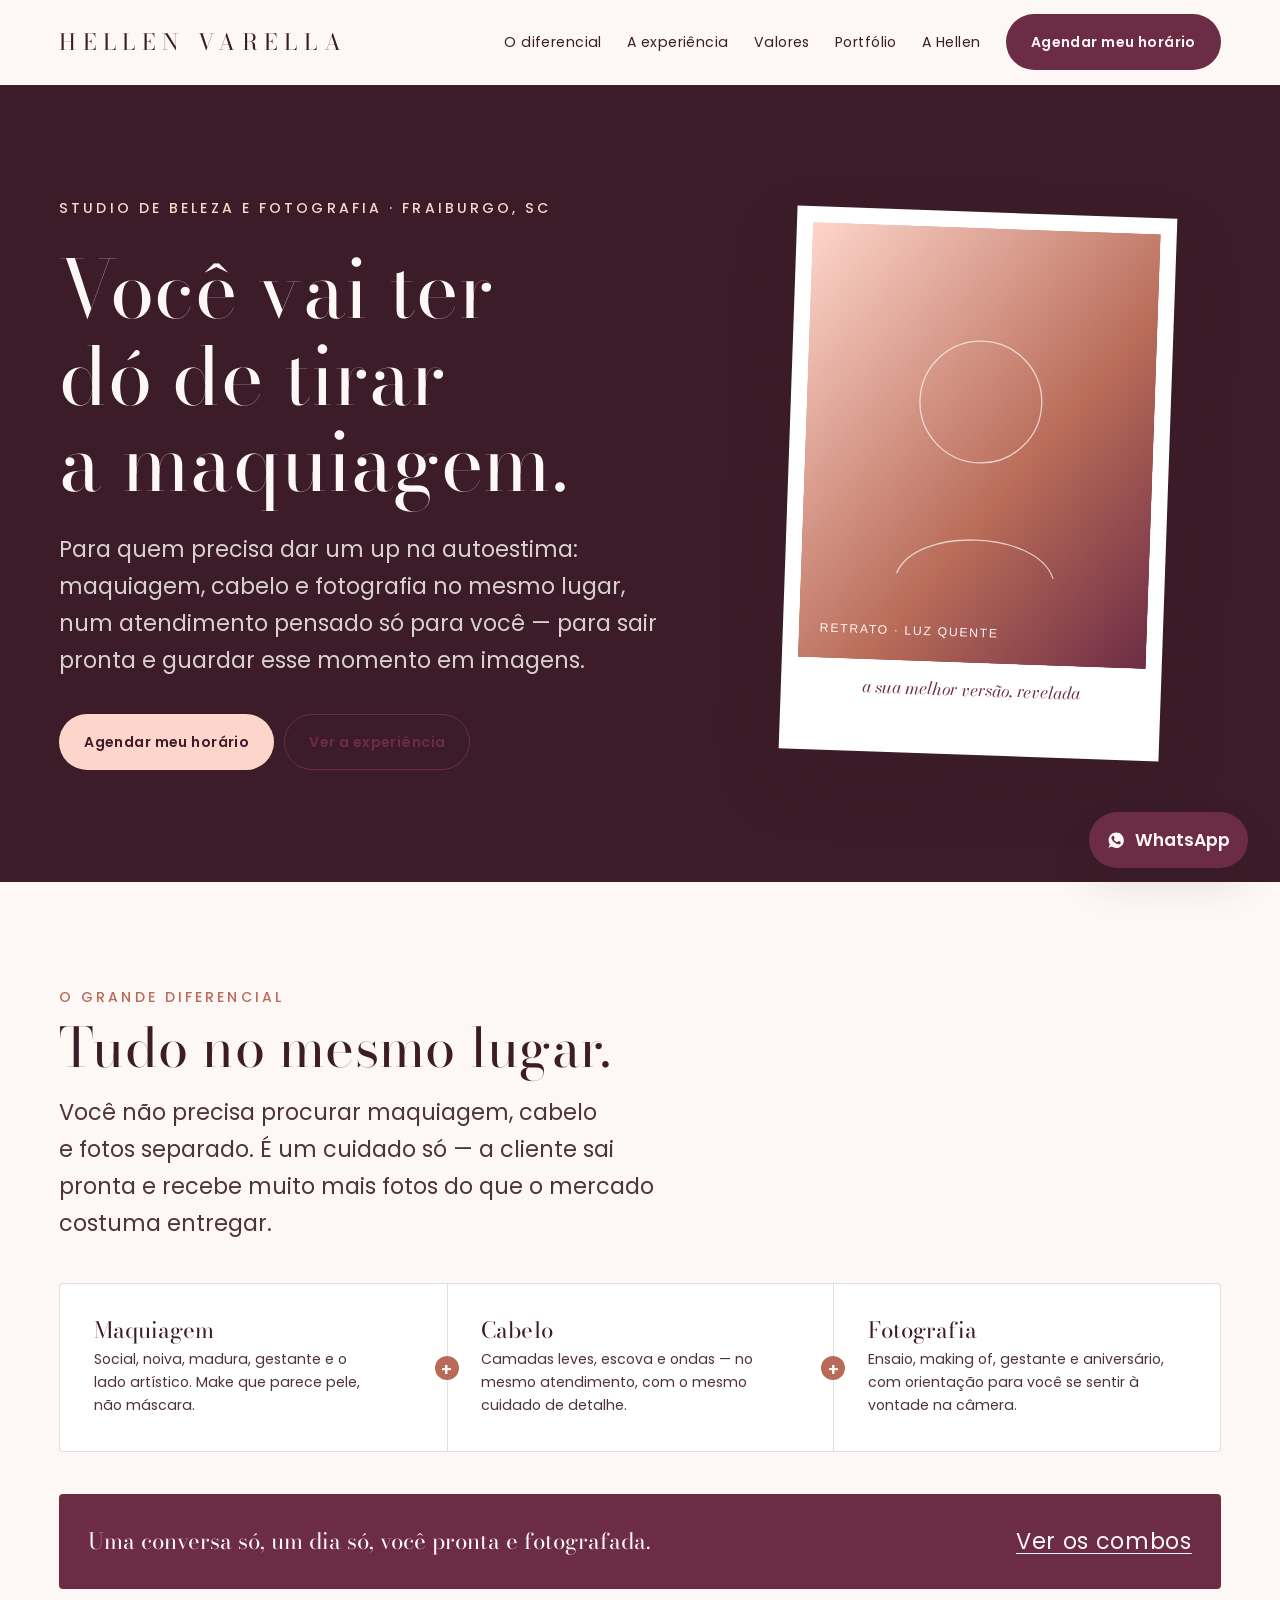
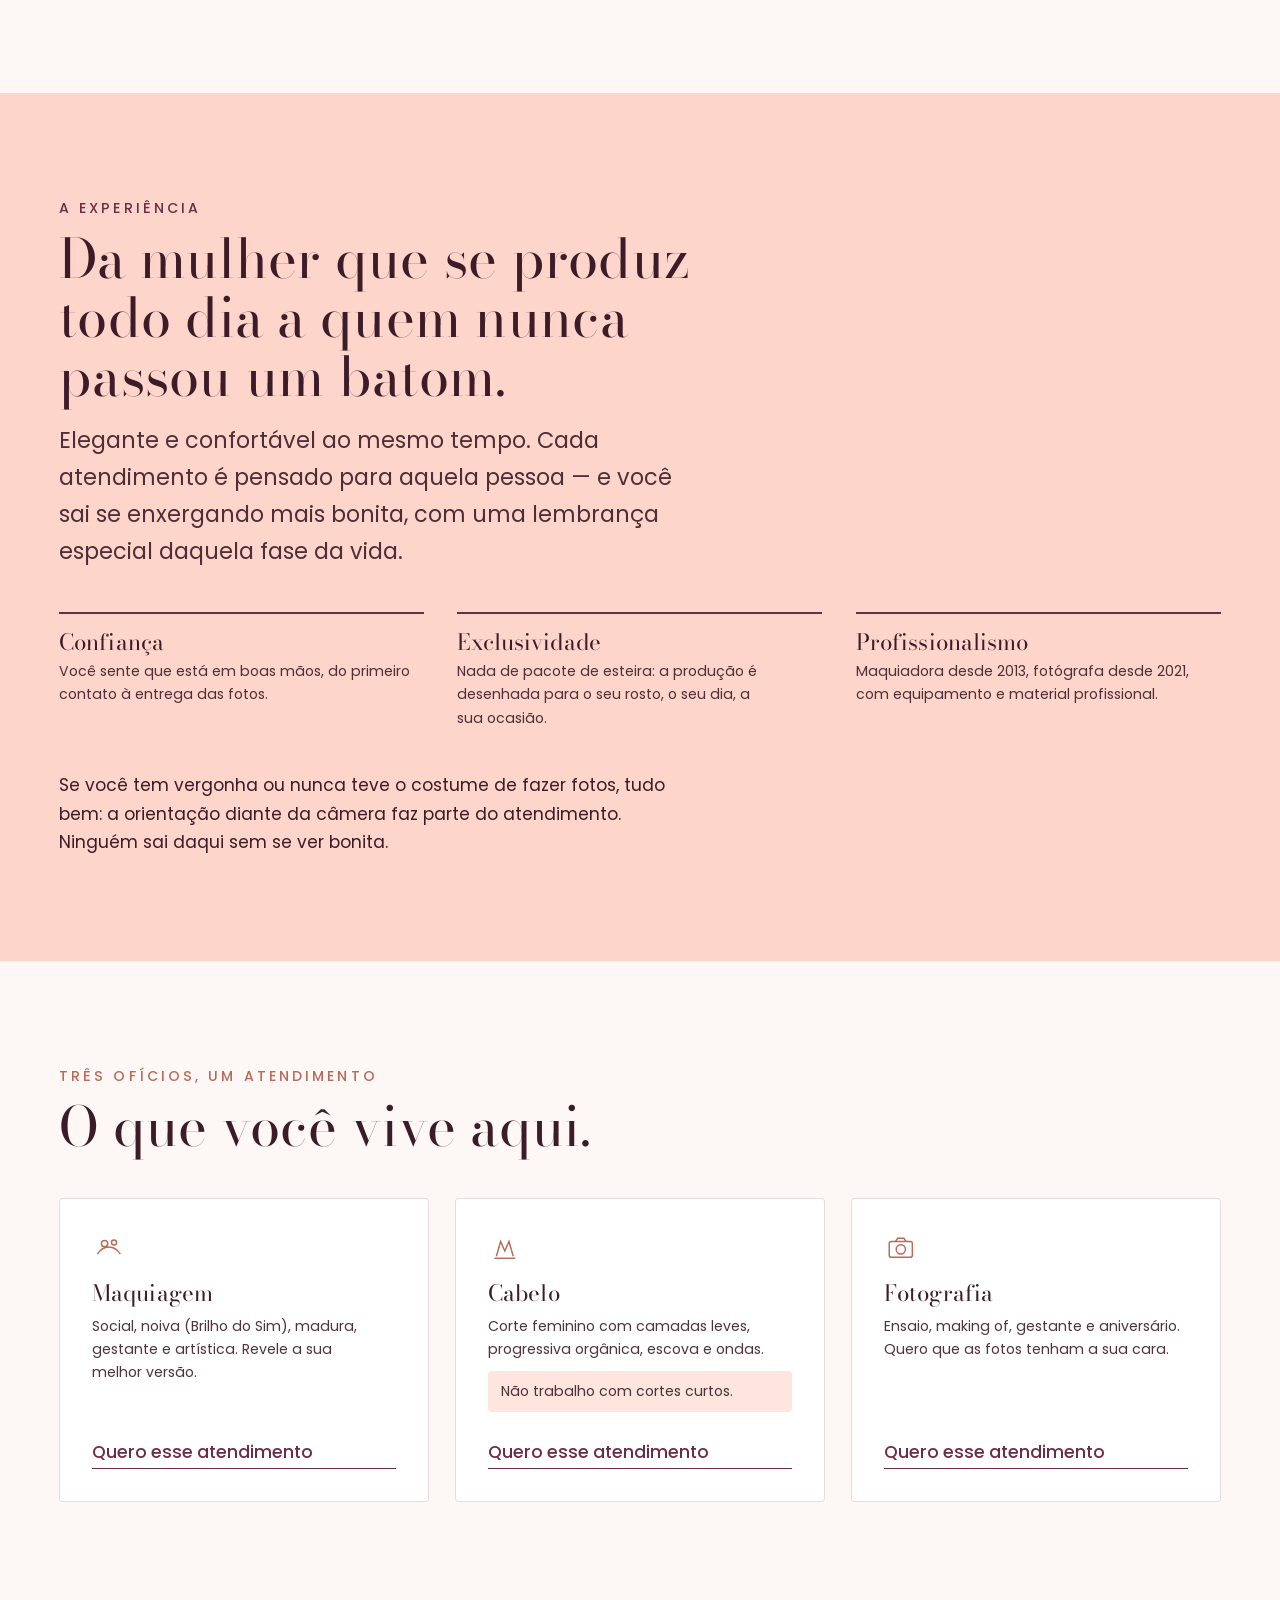
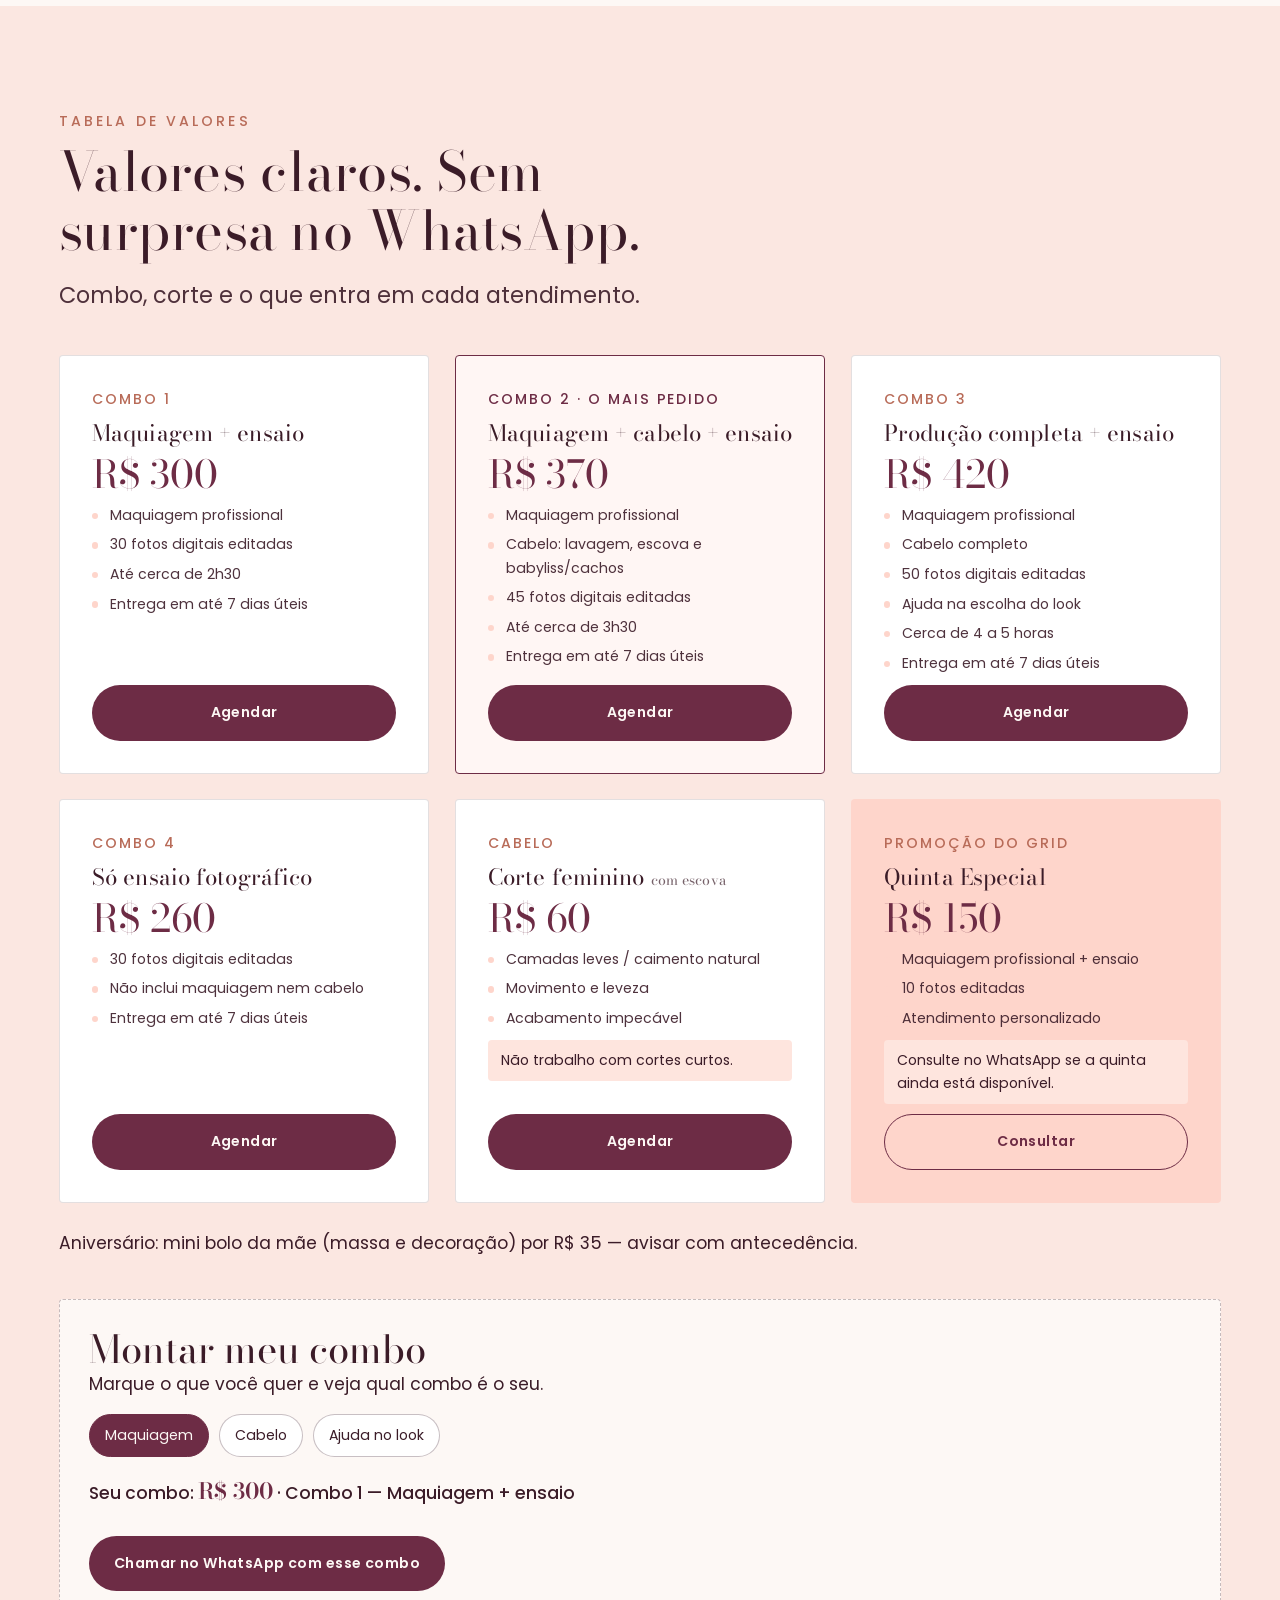
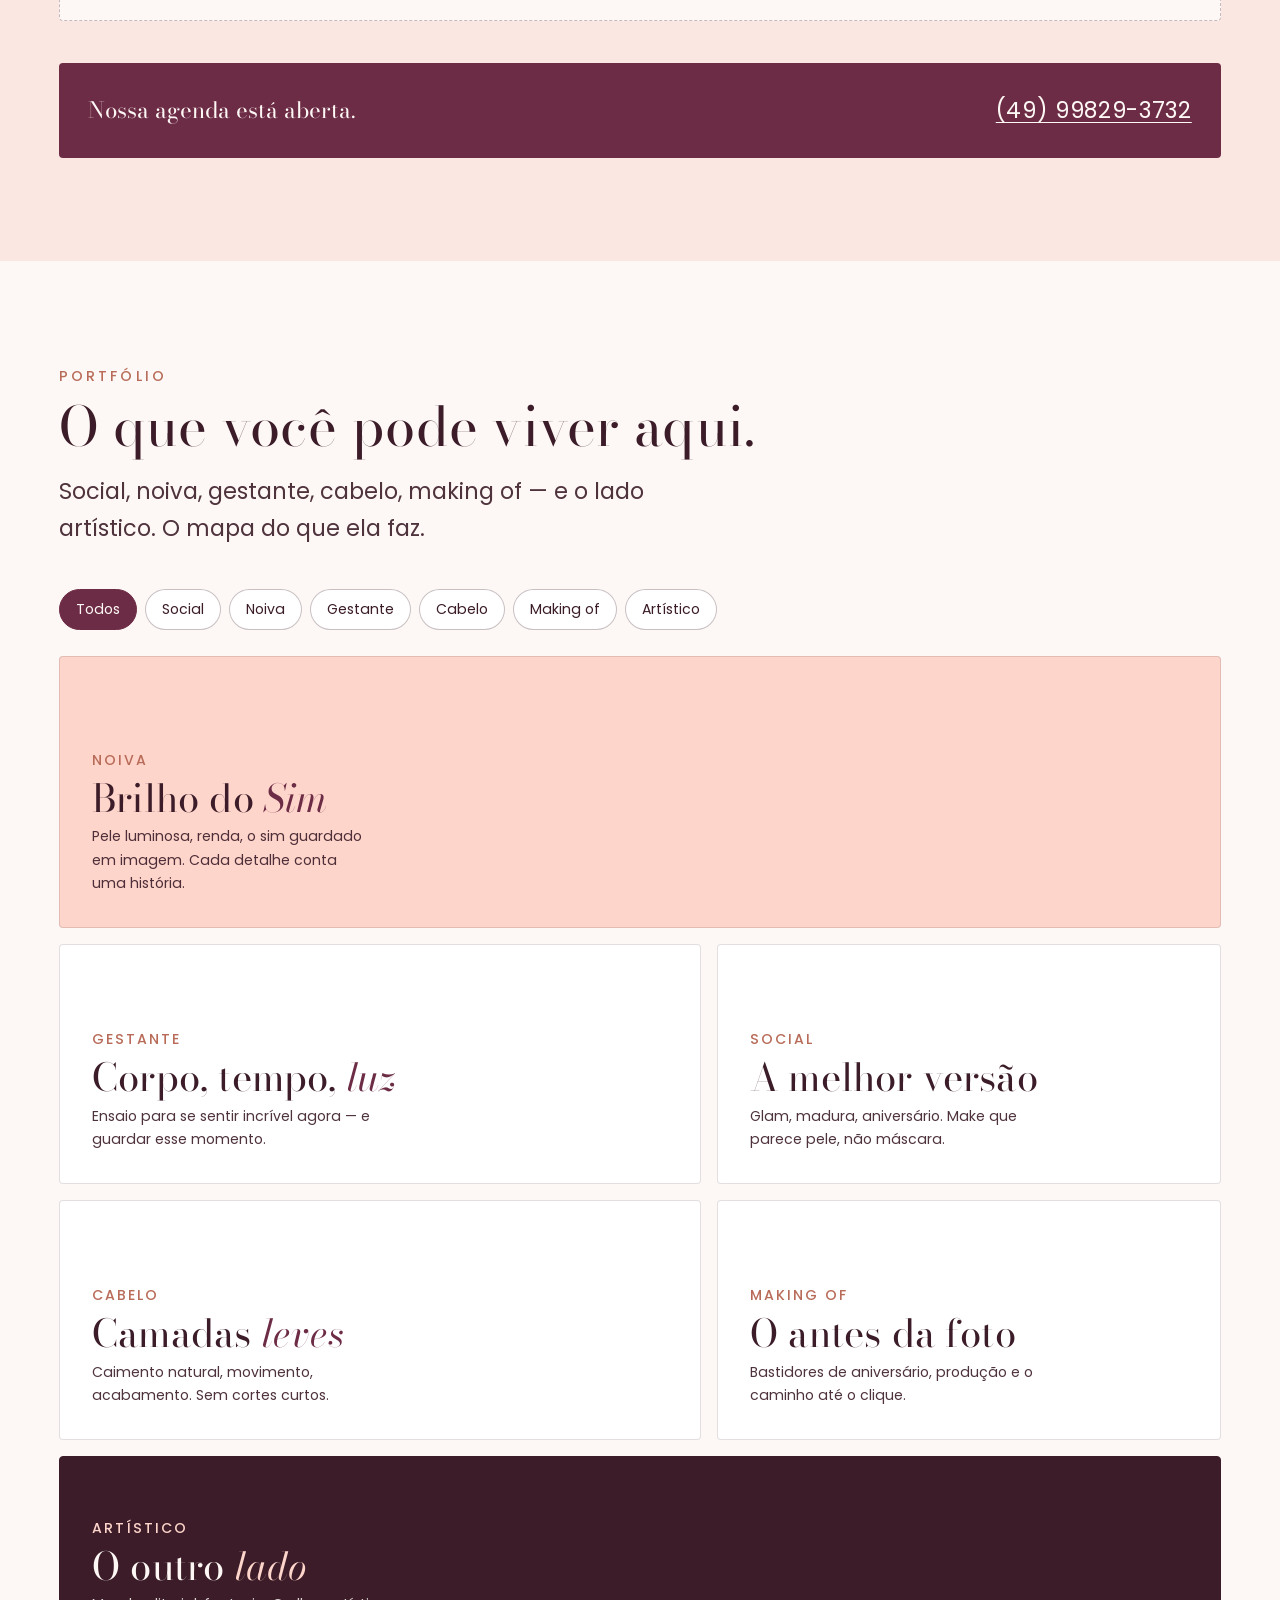
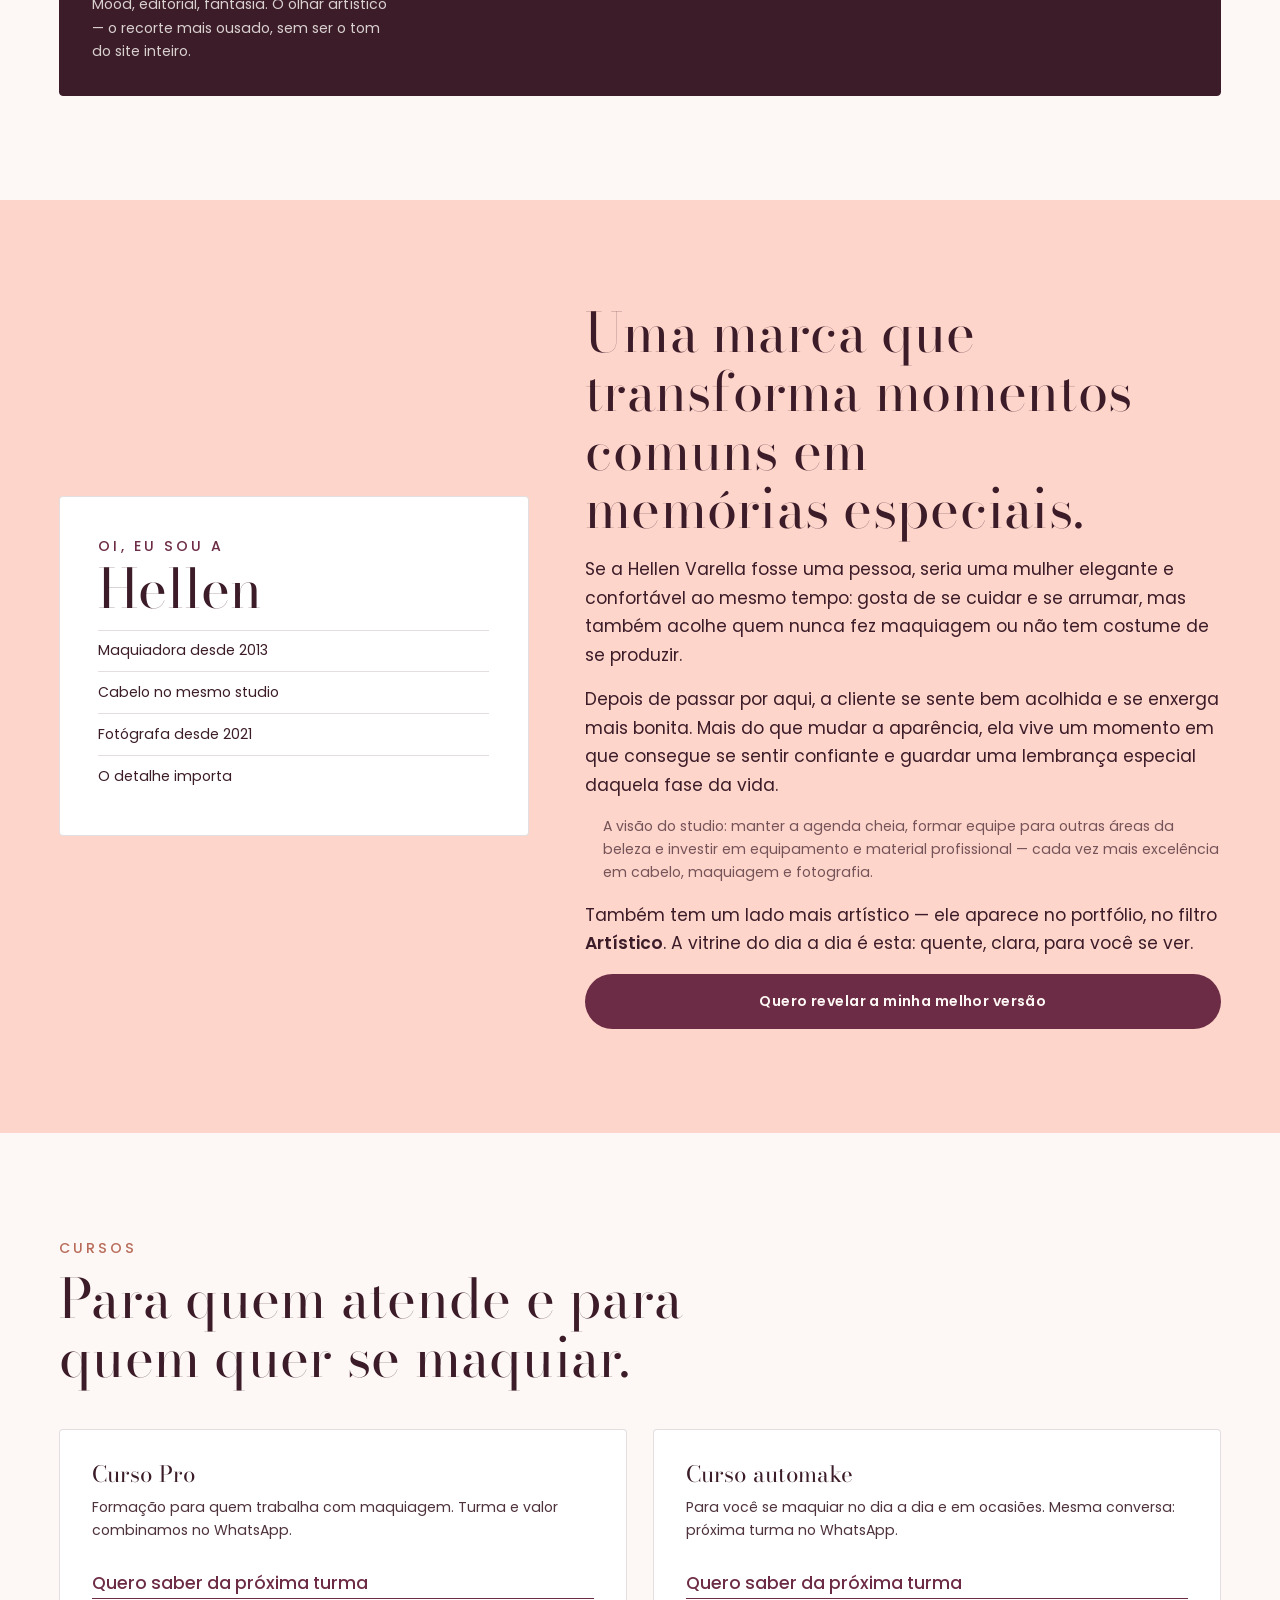
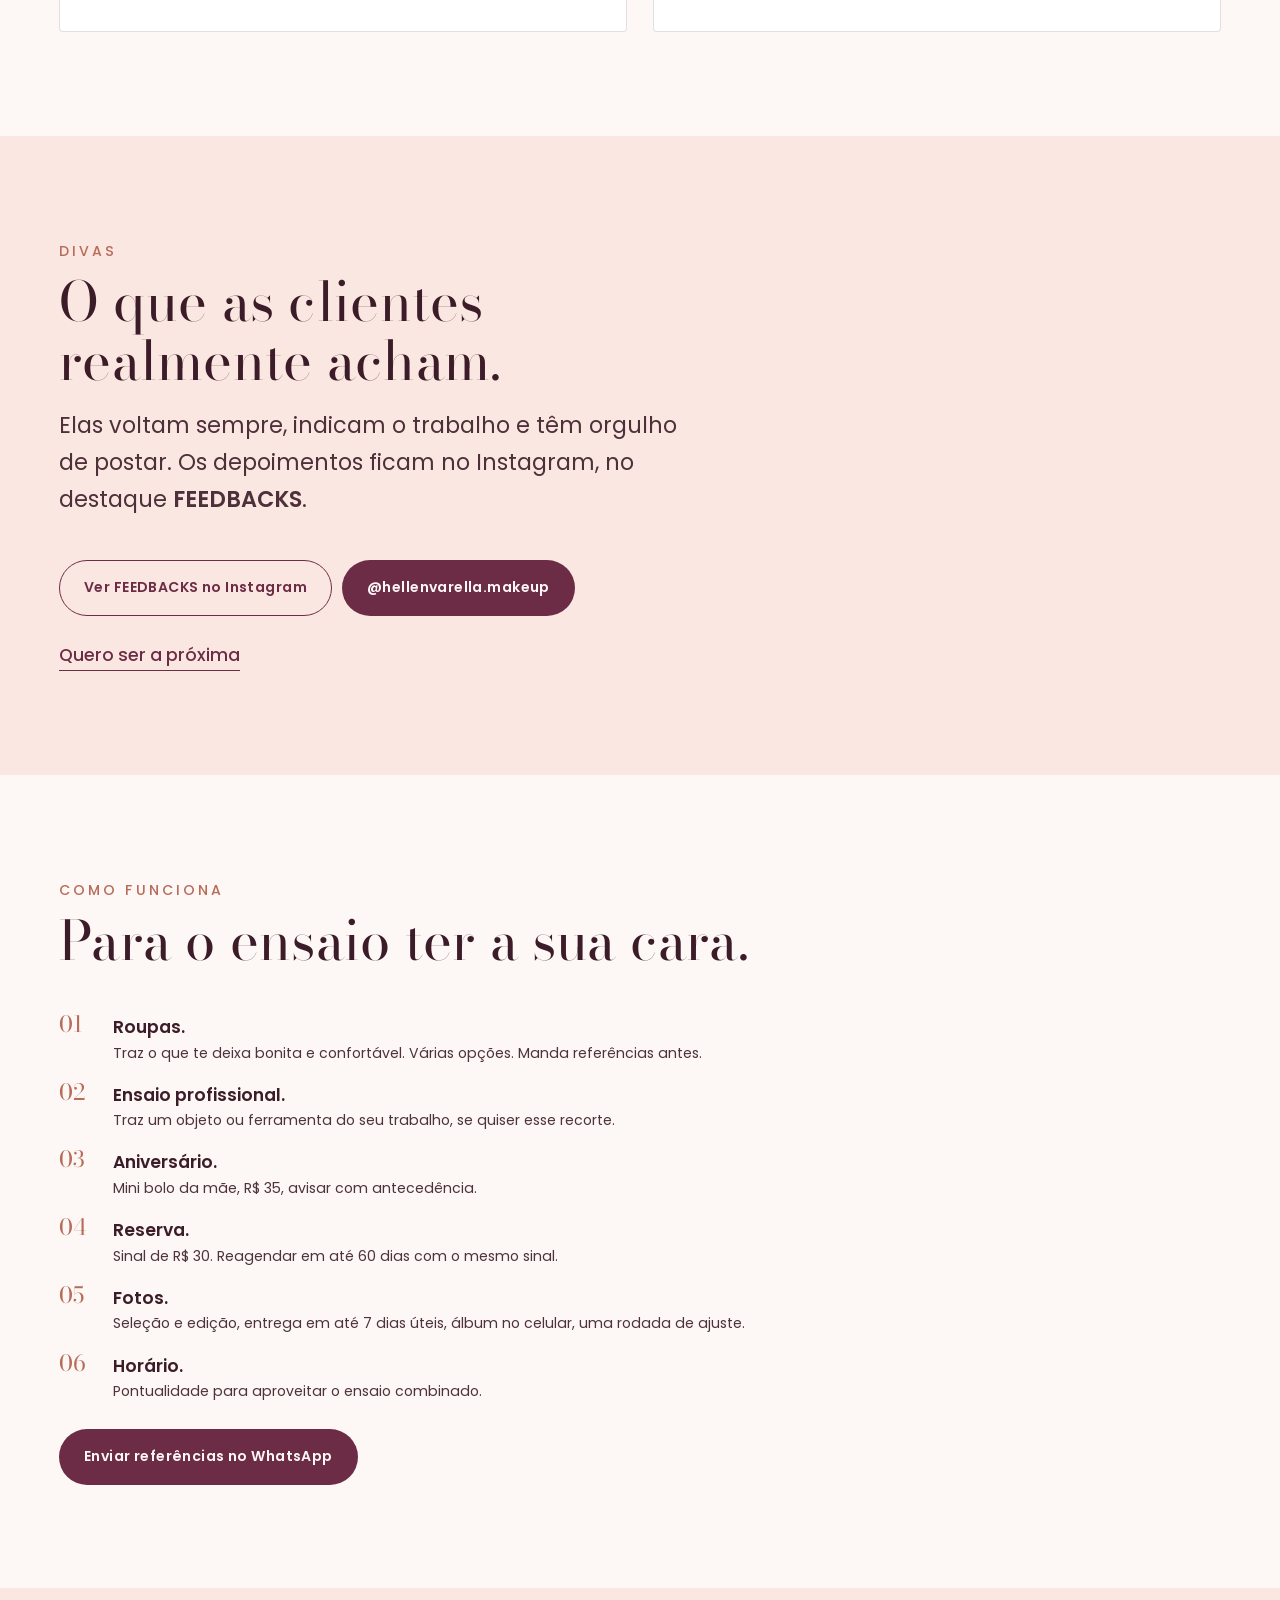
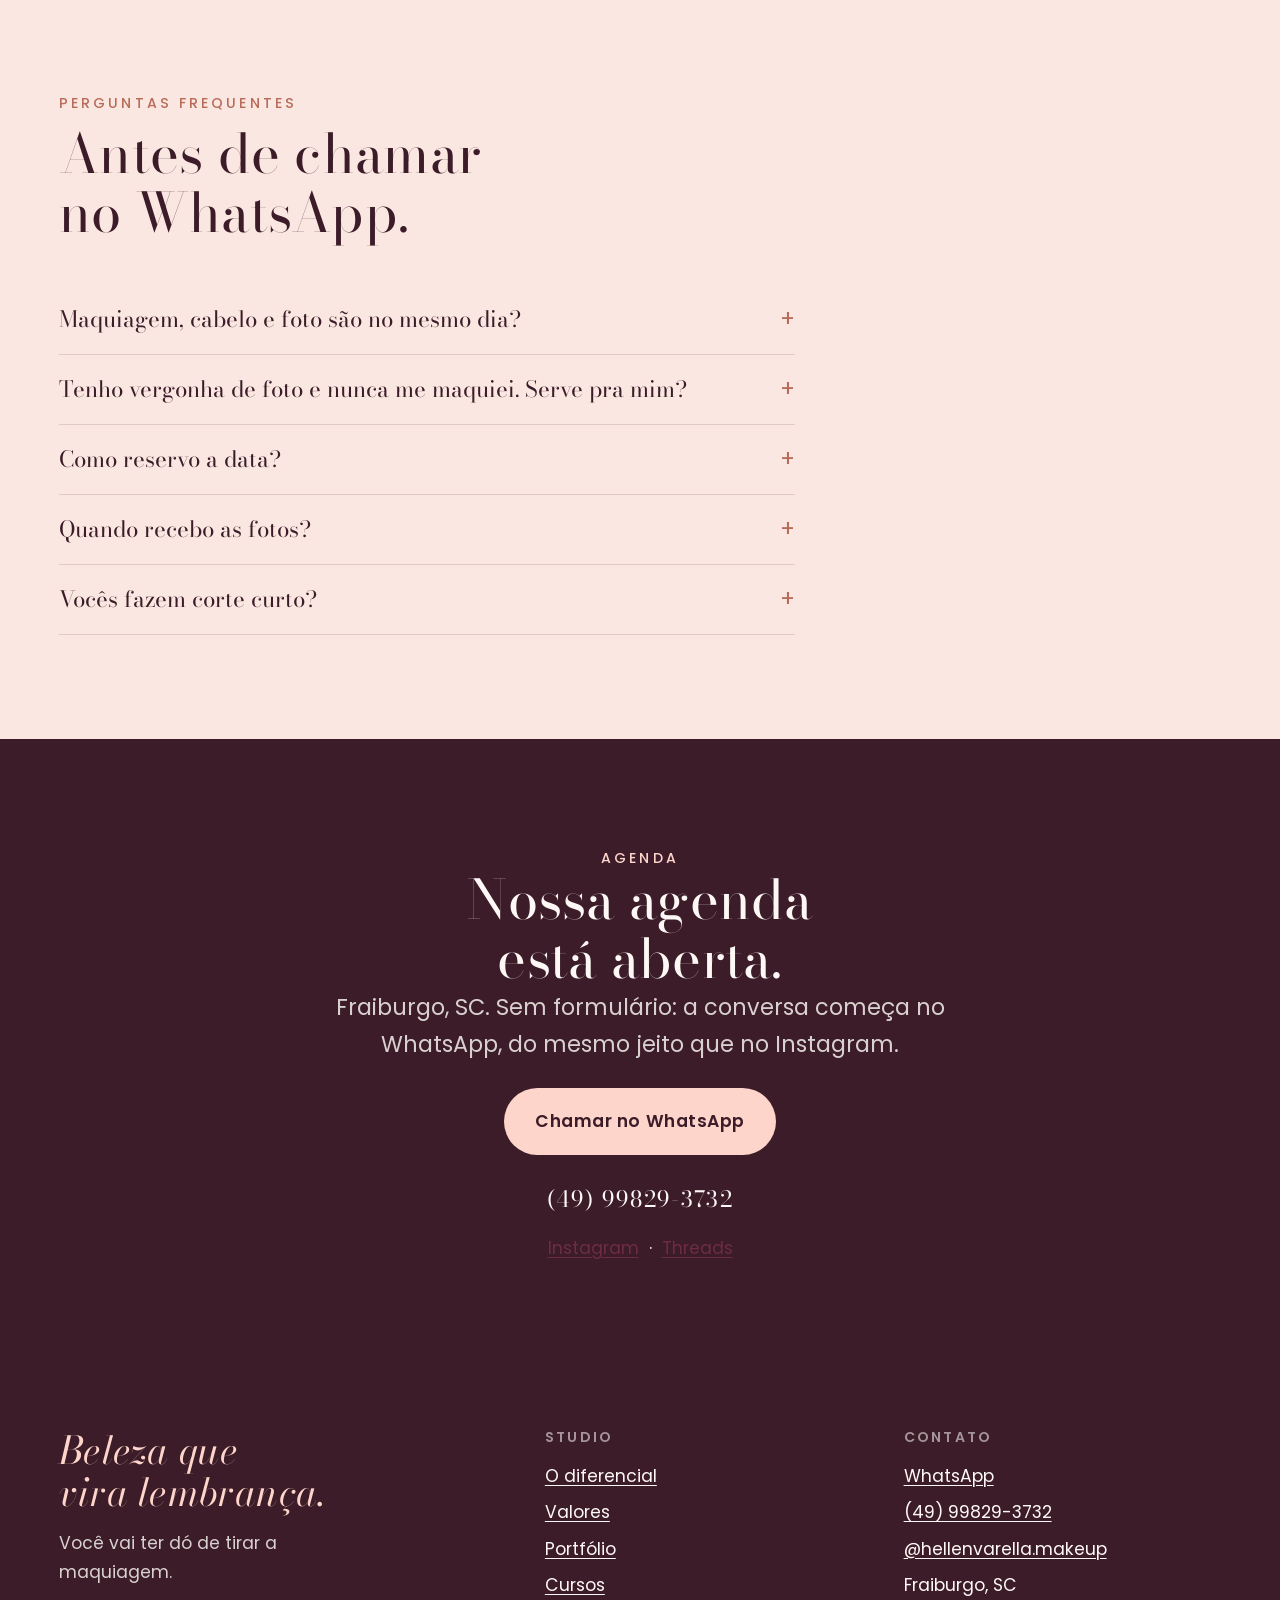
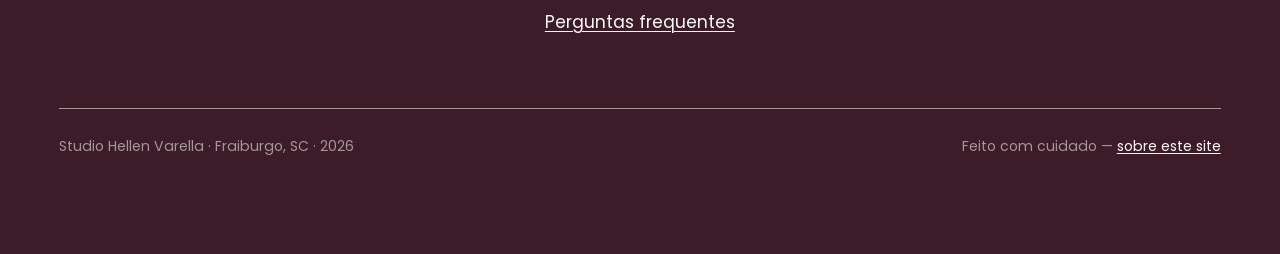
<file: index.html>
<!doctype html>
<html lang="pt-BR" class="no-js">
<head>
  <meta charset="utf-8" />
  <meta name="viewport" content="width=device-width, initial-scale=1" />
  <title>Hellen Varella · Studio de beleza e fotografia · Fraiburgo, SC</title>
  <meta name="description" content="Maquiagem, cabelo e fotografia no mesmo lugar. Você sai pronta e guarda o momento em imagens. Studio Hellen Varella, Fraiburgo/SC." />
  <meta name="theme-color" content="#3B1C28" />
  <link rel="canonical" href="https://[DOMINIO-QUANDO-PUBLICAR]/" />

  <!-- Open Graph / social -->
  <meta property="og:type" content="website" />
  <meta property="og:title" content="Hellen Varella · Studio de beleza e fotografia" />
  <meta property="og:description" content="Você vai ter dó de tirar a maquiagem. Maquiagem, cabelo e fotografia no mesmo lugar — Fraiburgo/SC." />
  <meta property="og:image" content="assets/img/placeholder/ensaio.svg" />
  <meta name="twitter:card" content="summary_large_image" />

  <link rel="icon" href="assets/icons/favicon.svg" type="image/svg+xml" />
  <link rel="manifest" href="manifest.webmanifest" />

  <!-- Tipografia: Poppins (corpo/botões) do briefing; Bodoni Moda como
       substituta web de Perandory Condensed (ver docs/DESIGN-SYSTEM.md). -->
  <link rel="preconnect" href="https://fonts.googleapis.com" />
  <link rel="preconnect" href="https://fonts.gstatic.com" crossorigin />
  <link href="https://fonts.googleapis.com/css2?family=Bodoni+Moda:ital,opsz,wght@0,6..96,400;0,6..96,500;0,6..96,600;1,6..96,400;1,6..96,500&family=Poppins:wght@300;400;500;600;700&display=swap" rel="stylesheet" />

  <link rel="stylesheet" href="assets/css/tokens.css" />
  <link rel="stylesheet" href="assets/css/base.css" />
  <link rel="stylesheet" href="assets/css/layout.css" />
  <link rel="stylesheet" href="assets/css/components.css" />
  <link rel="stylesheet" href="assets/css/utilities.css" />

  <script>
    // dados de contato para os módulos JS (fonte de verdade: data/studio.json)
    // — colocado no <head> para o whatsapp.js não depender de fetch.
  </script>

  <!-- SEO estruturado: LocalBusiness -->
  <script type="application/ld+json">
  {
    "@context": "https://schema.org",
    "@type": "HealthAndBeautyBusiness",
    "name": "Hellen Varella",
    "description": "Studio de beleza e fotografia: maquiagem, cabelo e ensaio no mesmo atendimento.",
    "slogan": "Você vai ter dó de tirar a maquiagem.",
    "areaServed": "Fraiburgo, SC",
    "telephone": "+55 49 99829-3732",
    "sameAs": [
      "https://www.instagram.com/hellenvarella.makeup/",
      "https://www.threads.net/@hellenvarella.makeup"
    ]
  }
  </script>
</head>

<body
  data-wa-number="5549998293732"
  data-wa-link="https://wa.me/message/RAVKCLUTZ6AGG1"
  data-tel="+5549998293732"
>
  <a class="skip-link" href="#conteudo">Ir para o conteúdo</a>

  <!-- ===================== HEADER ===================== -->
  <header class="site-header" data-header>
    <a class="brand" href="#inicio" data-slot="brand.name">Hellen Varella</a>

    <button class="nav-toggle" type="button" aria-expanded="false" aria-controls="menu" data-nav-toggle>
      <svg viewBox="0 0 24 24" fill="none" stroke="currentColor" stroke-width="1.6" aria-hidden="true"><path d="M4 7h16M4 12h16M4 17h16" /></svg>
      <span data-nav-toggle-label>Menu</span>
    </button>

    <nav id="menu" class="site-nav" data-nav aria-label="Principal">
      <a href="#diferencial">O diferencial</a>
      <a href="#experiencia">A experiência</a>
      <a href="#valores">Valores</a>
      <a href="#portfolio">Portfólio</a>
      <a href="#hellen">A Hellen</a>
      <a class="button" href="#agenda" data-wa data-wa-curto data-track="header-cta">Agendar meu horário</a>
    </nav>
  </header>

  <main id="conteudo">

    <!-- ===================== HERO ===================== -->
    <section id="inicio" class="hero">
      <div class="container">
        <div class="hero__grid">
          <div class="hero__copy">
            <p class="eyebrow eyebrow--on-dark" data-slot="hero.eyebrow">Studio de beleza e fotografia · Fraiburgo, SC</p>
            <h1 data-slot="hero.title">Você vai ter dó de tirar a maquiagem.</h1>
            <p class="lead" data-slot="hero.lead">
              Para quem precisa dar um up na autoestima: maquiagem, cabelo e fotografia no mesmo lugar,
              num atendimento pensado só para você — para sair pronta e guardar esse momento em imagens.
            </p>
            <div class="hero__actions">
              <a class="button button--support" href="#agenda" data-wa data-wa-curto data-track="hero-cta">Agendar meu horário</a>
              <a class="button button--ghost" href="#experiencia">Ver a experiência</a>
            </div>
          </div>
          <div class="hero__media">
            <figure class="photo-frame">
              <img class="photo-frame__img" src="assets/img/placeholder/retrato.svg" alt="Espaço reservado para um retrato de cliente — ver assets/img/README.md" width="380" height="475" />
              <figcaption class="photo-frame__caption">a sua melhor versão, revelada</figcaption>
            </figure>
          </div>
        </div>
      </div>
    </section>

    <!-- ============ DIFERENCIAL: TUDO NO MESMO LUGAR ============ -->
    <section id="diferencial" class="section">
      <div class="container">
        <div class="section-head reveal">
          <span class="eyebrow">O grande diferencial</span>
          <h2>Tudo no mesmo lugar.</h2>
          <p class="lead" data-slot="diferencial.lead">
            Você não precisa procurar maquiagem, cabelo e fotos separado. É um cuidado só — a cliente
            sai pronta e recebe muito mais fotos do que o mercado costuma entregar.
          </p>
        </div>

        <div class="combo-band reveal">
          <div class="combo-band__item">
            <h3>Maquiagem</h3>
            <p>Social, noiva, madura, gestante e o lado artístico. Make que parece pele, não máscara.</p>
            <span class="combo-band__plus" aria-hidden="true">+</span>
          </div>
          <div class="combo-band__item">
            <h3>Cabelo</h3>
            <p>Camadas leves, escova e ondas — no mesmo atendimento, com o mesmo cuidado de detalhe.</p>
            <span class="combo-band__plus" aria-hidden="true">+</span>
          </div>
          <div class="combo-band__item">
            <h3>Fotografia</h3>
            <p>Ensaio, making of, gestante e aniversário, com orientação para você se sentir à vontade na câmera.</p>
          </div>
        </div>

        <div class="callout reveal">
          <p>Uma conversa só, um dia só, você pronta e fotografada.</p>
          <a href="#valores" data-track="diferencial-valores">Ver os combos</a>
        </div>
      </div>
    </section>

    <!-- ===================== A EXPERIÊNCIA ===================== -->
    <section id="experiencia" class="section section--support">
      <div class="container">
        <div class="section-head reveal">
          <span class="eyebrow" style="color: var(--cta)">A experiência</span>
          <h2>Da mulher que se produz todo dia a quem nunca passou um batom.</h2>
          <p class="lead" data-slot="experiencia.lead">
            Elegante e confortável ao mesmo tempo. Cada atendimento é pensado para aquela pessoa —
            e você sai se enxergando mais bonita, com uma lembrança especial daquela fase da vida.
          </p>
        </div>

        <div class="pillars reveal">
          <div class="pillar">
            <h3>Confiança</h3>
            <p>Você sente que está em boas mãos, do primeiro contato à entrega das fotos.</p>
          </div>
          <div class="pillar">
            <h3>Exclusividade</h3>
            <p>Nada de pacote de esteira: a produção é desenhada para o seu rosto, o seu dia, a sua ocasião.</p>
          </div>
          <div class="pillar">
            <h3>Profissionalismo</h3>
            <p>Maquiadora desde 2013, fotógrafa desde 2021, com equipamento e material profissional.</p>
          </div>
        </div>

        <p class="measure mt-lg reveal">
          Se você tem vergonha ou nunca teve o costume de fazer fotos, tudo bem: a orientação diante
          da câmera faz parte do atendimento. Ninguém sai daqui sem se ver bonita.
        </p>
      </div>
    </section>

    <!-- ===================== SERVIÇOS ===================== -->
    <section id="servicos" class="section">
      <div class="container">
        <div class="section-head reveal">
          <span class="eyebrow">Três ofícios, um atendimento</span>
          <h2>O que você vive aqui.</h2>
        </div>

        <div class="grid grid--3" data-slot="servicos.lista">
          <article class="card reveal">
            <svg class="card__icon" viewBox="0 0 32 32" fill="none" stroke="currentColor" stroke-width="1.4" aria-hidden="true"><path d="M5 22c6-9 16-9 22 0" /><circle cx="12" cy="12" r="3" /><circle cx="21" cy="11" r="2.4" /></svg>
            <h3>Maquiagem</h3>
            <p>Social, noiva (Brilho do Sim), madura, gestante e artística. Revele a sua melhor versão.</p>
            <a class="text-link" href="#agenda" data-wa data-wa-msg="Oi, Hellen! Quero agendar maquiagem." data-track="servico-maquiagem">Quero esse atendimento</a>
          </article>

          <article class="card reveal">
            <svg class="card__icon" viewBox="0 0 32 32" fill="none" stroke="currentColor" stroke-width="1.4" aria-hidden="true"><path d="M8 24l4-14 4 9 4-9 4 14" /><path d="M6 26h20" /></svg>
            <h3>Cabelo</h3>
            <p>Corte feminino com camadas leves, progressiva orgânica, escova e ondas.</p>
            <p class="pack__note">Não trabalho com cortes curtos.</p>
            <a class="text-link" href="#agenda" data-wa data-wa-msg="Oi, Hellen! Quero agendar cabelo (corte não é curto)." data-track="servico-cabelo">Quero esse atendimento</a>
          </article>

          <article class="card reveal">
            <svg class="card__icon" viewBox="0 0 32 32" fill="none" stroke="currentColor" stroke-width="1.4" aria-hidden="true"><rect x="5" y="10" width="22" height="15" rx="2" /><circle cx="16" cy="17.5" r="4.4" /><path d="M11 10l2-3h6l2 3" /></svg>
            <h3>Fotografia</h3>
            <p>Ensaio, making of, gestante e aniversário. Quero que as fotos tenham a sua cara.</p>
            <a class="text-link" href="#agenda" data-wa data-wa-msg="Oi, Hellen! Quero agendar ensaio fotográfico." data-track="servico-fotografia">Quero esse atendimento</a>
          </article>
        </div>
      </div>
    </section>

    <!-- ===================== VALORES ===================== -->
    <section id="valores" class="section section--support-soft">
      <div class="container">
        <div class="section-head reveal">
          <span class="eyebrow">Tabela de valores</span>
          <h2>Valores claros. Sem surpresa no WhatsApp.</h2>
          <p class="lead">Combo, corte e o que entra em cada atendimento.</p>
        </div>

        <div class="packs" data-slot="valores.combos">
          <article class="pack reveal">
            <span class="pack__kicker">Combo 1</span>
            <h3>Maquiagem + ensaio</h3>
            <p class="pack__price">R$ 300</p>
            <ul>
              <li>Maquiagem profissional</li>
              <li>30 fotos digitais editadas</li>
              <li>Até cerca de 2h30</li>
              <li>Entrega em até 7 dias úteis</li>
            </ul>
            <a class="button" href="#agenda" data-wa data-wa-msg="Oi, Hellen! Vi o site e quero o Combo 1 — Maquiagem + ensaio (R$ 300). Cidade: Fraiburgo." data-track="combo-1">Agendar</a>
          </article>

          <article class="pack pack--feature reveal">
            <span class="pack__kicker">Combo 2 · o mais pedido</span>
            <h3>Maquiagem + cabelo + ensaio</h3>
            <p class="pack__price">R$ 370</p>
            <ul>
              <li>Maquiagem profissional</li>
              <li>Cabelo: lavagem, escova e babyliss/cachos</li>
              <li>45 fotos digitais editadas</li>
              <li>Até cerca de 3h30</li>
              <li>Entrega em até 7 dias úteis</li>
            </ul>
            <a class="button" href="#agenda" data-wa data-wa-msg="Oi, Hellen! Vi o site e quero o Combo 2 — Maquiagem + cabelo + ensaio (R$ 370). Cidade: Fraiburgo. Data que penso: __ / Ocasião: __" data-track="combo-2">Agendar</a>
          </article>

          <article class="pack reveal">
            <span class="pack__kicker">Combo 3</span>
            <h3>Produção completa + ensaio</h3>
            <p class="pack__price">R$ 420</p>
            <ul>
              <li>Maquiagem profissional</li>
              <li>Cabelo completo</li>
              <li>50 fotos digitais editadas</li>
              <li>Ajuda na escolha do look</li>
              <li>Cerca de 4 a 5 horas</li>
              <li>Entrega em até 7 dias úteis</li>
            </ul>
            <a class="button" href="#agenda" data-wa data-wa-msg="Oi, Hellen! Vi o site e quero o Combo 3 — Produção completa + ensaio (R$ 420)." data-track="combo-3">Agendar</a>
          </article>

          <article class="pack reveal">
            <span class="pack__kicker">Combo 4</span>
            <h3>Só ensaio fotográfico</h3>
            <p class="pack__price">R$ 260</p>
            <ul>
              <li>30 fotos digitais editadas</li>
              <li>Não inclui maquiagem nem cabelo</li>
              <li>Entrega em até 7 dias úteis</li>
            </ul>
            <a class="button" href="#agenda" data-wa data-wa-msg="Oi, Hellen! Vi o site e quero o Combo 4 — Só ensaio (R$ 260)." data-track="combo-4">Agendar</a>
          </article>

          <article class="pack reveal">
            <span class="pack__kicker">Cabelo</span>
            <h3>Corte feminino <span style="font-size: var(--step--1); color: var(--ink-70)">com escova</span></h3>
            <p class="pack__price">R$ 60</p>
            <ul>
              <li>Camadas leves / caimento natural</li>
              <li>Movimento e leveza</li>
              <li>Acabamento impecável</li>
            </ul>
            <p class="pack__note">Não trabalho com cortes curtos.</p>
            <a class="button" href="#agenda" data-wa data-wa-msg="Oi, Hellen! Quero agendar corte feminino com escova (R$ 60). Não é corte curto." data-track="corte">Agendar</a>
          </article>

          <article class="pack pack--soft reveal">
            <span class="pack__kicker">Promoção do grid</span>
            <h3>Quinta Especial</h3>
            <p class="pack__price">R$ 150</p>
            <ul>
              <li>Maquiagem profissional + ensaio</li>
              <li>10 fotos editadas</li>
              <li>Atendimento personalizado</li>
            </ul>
            <p class="pack__note">Consulte no WhatsApp se a quinta ainda está disponível.</p>
            <a class="button button--ghost" href="#agenda" data-wa data-wa-msg="Oi, Hellen! A Quinta Especial (R$ 150) ainda está disponível?" data-track="quinta">Consultar</a>
          </article>
        </div>

        <p class="mt-md reveal" data-slot="valores.extra">
          Aniversário: mini bolo da mãe (massa e decoração) por R$ 35 — avisar com antecedência.
        </p>

        <!-- Montar meu combo — pricing.js liga isto (começa oculto) -->
        <div class="combo-builder" data-combo-builder hidden>
          <h3>Montar meu combo</h3>
          <p class="measure">Marque o que você quer e veja qual combo é o seu.</p>
          <div class="combo-builder__options">
            <button type="button" class="combo-chip" data-combo-opt="make" aria-pressed="true">Maquiagem</button>
            <button type="button" class="combo-chip" data-combo-opt="cabelo" aria-pressed="false">Cabelo</button>
            <button type="button" class="combo-chip" data-combo-opt="look" aria-pressed="false">Ajuda no look</button>
          </div>
          <p class="combo-builder__result" data-combo-result>Seu combo aparece aqui.</p>
          <a class="button mt-md" data-combo-cta data-track="combo-builder" href="#">Chamar no WhatsApp com esse combo</a>
        </div>

        <div class="callout reveal">
          <p>Nossa agenda está aberta.</p>
          <a href="#agenda" data-tel-link data-track="valores-tel">(49) 99829-3732</a>
        </div>
      </div>
    </section>

    <!-- ===================== PORTFÓLIO ===================== -->
    <section id="portfolio" class="section">
      <div class="container">
        <div class="section-head reveal">
          <span class="eyebrow">Portfólio</span>
          <h2>O que você pode viver aqui.</h2>
          <p class="lead">Social, noiva, gestante, cabelo, making of — e o lado artístico. O mapa do que ela faz.</p>
        </div>

        <div class="filters reveal" role="group" aria-label="Filtrar portfólio" data-portfolio-filters>
          <button type="button" data-filter="todos" aria-pressed="true">Todos</button>
          <button type="button" data-filter="social" aria-pressed="false">Social</button>
          <button type="button" data-filter="noiva" aria-pressed="false">Noiva</button>
          <button type="button" data-filter="gestante" aria-pressed="false">Gestante</button>
          <button type="button" data-filter="cabelo" aria-pressed="false">Cabelo</button>
          <button type="button" data-filter="making" aria-pressed="false">Making of</button>
          <button type="button" data-filter="artistico" aria-pressed="false">Artístico</button>
        </div>

        <div class="portfolio-grid" data-portfolio-grid data-slot="portfolio.obras">
          <article class="work work--wide reveal" data-cat="noiva">
            <span class="work__kicker">Noiva</span>
            <h3>Brilho do <em>Sim</em></h3>
            <p>Pele luminosa, renda, o sim guardado em imagem. Cada detalhe conta uma história.</p>
          </article>
          <article class="work reveal" data-cat="gestante">
            <span class="work__kicker">Gestante</span>
            <h3>Corpo, tempo, <em>luz</em></h3>
            <p>Ensaio para se sentir incrível agora — e guardar esse momento.</p>
          </article>
          <article class="work reveal" data-cat="social">
            <span class="work__kicker">Social</span>
            <h3>A melhor versão</h3>
            <p>Glam, madura, aniversário. Make que parece pele, não máscara.</p>
          </article>
          <article class="work reveal" data-cat="cabelo">
            <span class="work__kicker">Cabelo</span>
            <h3>Camadas <em>leves</em></h3>
            <p>Caimento natural, movimento, acabamento. Sem cortes curtos.</p>
          </article>
          <article class="work reveal" data-cat="making">
            <span class="work__kicker">Making of</span>
            <h3>O antes da foto</h3>
            <p>Bastidores de aniversário, produção e o caminho até o clique.</p>
          </article>
          <article class="work work--dark reveal" data-cat="artistico">
            <span class="work__kicker">Artístico</span>
            <h3>O outro <em>lado</em></h3>
            <p>Mood, editorial, fantasia. O olhar artístico — o recorte mais ousado, sem ser o tom do site inteiro.</p>
          </article>
        </div>
      </div>
    </section>

    <!-- ===================== A HELLEN ===================== -->
    <section id="hellen" class="section section--support">
      <div class="container">
        <div class="persona">
          <aside class="persona__card reveal">
            <p class="eyebrow" style="color: var(--cta)">Oi, eu sou a</p>
            <p class="name">Hellen</p>
            <ul>
              <li>Maquiadora desde 2013</li>
              <li>Cabelo no mesmo studio</li>
              <li>Fotógrafa desde 2021</li>
              <li>O detalhe importa</li>
            </ul>
          </aside>
          <div class="persona__body reveal">
            <h2>Uma marca que transforma momentos comuns em memórias especiais.</h2>
            <p>
              Se a Hellen Varella fosse uma pessoa, seria uma mulher elegante e confortável ao mesmo tempo:
              gosta de se cuidar e se arrumar, mas também acolhe quem nunca fez maquiagem ou não tem costume
              de se produzir.
            </p>
            <p>
              Depois de passar por aqui, a cliente se sente bem acolhida e se enxerga mais bonita. Mais do
              que mudar a aparência, ela vive um momento em que consegue se sentir confiante e guardar uma
              lembrança especial daquela fase da vida.
            </p>
            <p class="side-note">
              A visão do studio: manter a agenda cheia, formar equipe para outras áreas da beleza e investir
              em equipamento e material profissional — cada vez mais excelência em cabelo, maquiagem e fotografia.
            </p>
            <p>
              Também tem um lado mais artístico — ele aparece no portfólio, no filtro <strong>Artístico</strong>.
              A vitrine do dia a dia é esta: quente, clara, para você se ver.
            </p>
            <a class="button" href="#agenda" data-wa data-wa-msg="Oi, Hellen! Vi o site e quero revelar a minha melhor versão." data-track="hellen-cta">Quero revelar a minha melhor versão</a>
          </div>
        </div>
      </div>
    </section>

    <!-- ===================== CURSOS ===================== -->
    <section id="cursos" class="section">
      <div class="container">
        <div class="section-head reveal">
          <span class="eyebrow">Cursos</span>
          <h2>Para quem atende e para quem quer se maquiar.</h2>
        </div>
        <div class="grid grid--2" data-slot="cursos.lista">
          <article class="card reveal">
            <h3>Curso Pro</h3>
            <p>Formação para quem trabalha com maquiagem. Turma e valor combinamos no WhatsApp.</p>
            <a class="text-link" href="#agenda" data-wa data-wa-msg="Oi, Hellen! Quero saber da próxima turma do Curso Pro." data-track="curso-pro">Quero saber da próxima turma</a>
          </article>
          <article class="card reveal">
            <h3>Curso automake</h3>
            <p>Para você se maquiar no dia a dia e em ocasiões. Mesma conversa: próxima turma no WhatsApp.</p>
            <a class="text-link" href="#agenda" data-wa data-wa-msg="Oi, Hellen! Quero saber da próxima turma do Curso automake." data-track="curso-automake">Quero saber da próxima turma</a>
          </article>
        </div>
      </div>
    </section>

    <!-- ===================== DIVAS / PROVA SOCIAL ===================== -->
    <section id="divas" class="section section--support-soft">
      <div class="container">
        <div class="section-head reveal">
          <span class="eyebrow">Divas</span>
          <h2>O que as clientes realmente acham.</h2>
          <p class="lead">
            Elas voltam sempre, indicam o trabalho e têm orgulho de postar. Os depoimentos ficam no
            Instagram, no destaque <strong>FEEDBACKS</strong>.
          </p>
        </div>

        <!-- depoimentos.js injeta cartões aqui quando data/depoimentos.json tiver falas autorizadas -->
        <div data-depoimentos></div>

        <div class="cluster mt-md reveal">
          <a class="button button--ghost" href="https://www.instagram.com/hellenvarella.makeup/" target="_blank" rel="noopener" data-track="ig-feedbacks">Ver FEEDBACKS no Instagram</a>
          <a class="button" href="https://www.instagram.com/hellenvarella.makeup/" target="_blank" rel="noopener" data-track="ig-perfil">@hellenvarella.makeup</a>
        </div>
        <a class="text-link mt-md" href="#agenda" data-wa data-wa-msg="Oi, Hellen! Quero ser a próxima." data-track="ser-a-proxima">Quero ser a próxima</a>
      </div>
    </section>

    <!-- ===================== COMO FUNCIONA ===================== -->
    <section id="como-funciona" class="section">
      <div class="container">
        <div class="section-head reveal">
          <span class="eyebrow">Como funciona</span>
          <h2>Para o ensaio ter a sua cara.</h2>
        </div>
        <ol class="steps reveal" data-slot="como.passos">
          <li><div><strong>Roupas.</strong><p>Traz o que te deixa bonita e confortável. Várias opções. Manda referências antes.</p></div></li>
          <li><div><strong>Ensaio profissional.</strong><p>Traz um objeto ou ferramenta do seu trabalho, se quiser esse recorte.</p></div></li>
          <li><div><strong>Aniversário.</strong><p>Mini bolo da mãe, R$ 35, avisar com antecedência.</p></div></li>
          <li><div><strong>Reserva.</strong><p>Sinal de R$ 30. Reagendar em até 60 dias com o mesmo sinal.</p></div></li>
          <li><div><strong>Fotos.</strong><p>Seleção e edição, entrega em até 7 dias úteis, álbum no celular, uma rodada de ajuste.</p></div></li>
          <li><div><strong>Horário.</strong><p>Pontualidade para aproveitar o ensaio combinado.</p></div></li>
        </ol>
        <a class="button mt-md reveal" href="#agenda" data-wa data-wa-msg="Oi, Hellen! Quero enviar referências de roupa e make antes do ensaio." data-track="referencias">Enviar referências no WhatsApp</a>
      </div>
    </section>

    <!-- ===================== FAQ ===================== -->
    <section id="faq" class="section section--support-soft">
      <div class="container">
        <div class="section-head reveal">
          <span class="eyebrow">Perguntas frequentes</span>
          <h2>Antes de chamar no WhatsApp.</h2>
        </div>
        <div class="faq reveal" data-slot="faq.lista">
          <details>
            <summary>Maquiagem, cabelo e foto são no mesmo dia?</summary>
            <p>Sim. É o diferencial do studio: você faz tudo num atendimento só, sai pronta e já sai com o ensaio feito. Não precisa procurar cada profissional separado.</p>
          </details>
          <details>
            <summary>Tenho vergonha de foto e nunca me maquiei. Serve pra mim?</summary>
            <p>Serve — é pra isso que a experiência existe. A Hellen acolhe tanto quem se produz todo dia quanto quem nunca passou um batom, e orienta pose a pose para você se sentir à vontade diante da câmera.</p>
          </details>
          <details>
            <summary>Como reservo a data?</summary>
            <p>A conversa começa no WhatsApp. A reserva é confirmada com um sinal de R$ 30, que pode ser remarcado em até 60 dias com o mesmo valor.</p>
          </details>
          <details>
            <summary>Quando recebo as fotos?</summary>
            <p>A seleção e edição são entregues em até 7 dias úteis, em álbum no celular, com uma rodada de ajuste.</p>
          </details>
          <details>
            <summary>Vocês fazem corte curto?</summary>
            <p>Não. O corte feminino é com camadas leves e caimento natural — cortes curtos não entram no atendimento.</p>
          </details>
        </div>
      </div>
    </section>

    <!-- ===================== AGENDA ===================== -->
    <section id="agenda" class="section section--dark">
      <div class="container text-center">
        <span class="eyebrow eyebrow--on-dark">Agenda</span>
        <h2 class="mx-auto" style="max-width: 18ch">Nossa agenda está aberta.</h2>
        <p class="lead mx-auto">
          Fraiburgo, SC. Sem formulário: a conversa começa no WhatsApp, do mesmo jeito que no Instagram.
        </p>

        <!-- agenda.js preenche isto quando data/agenda.json tiver semanas reais -->
        <div data-agenda></div>

        <div class="hero__actions" style="justify-content: center; margin-top: var(--space-md)">
          <a class="button button--support button--lg" href="#" data-wa data-wa-curto data-track="agenda-cta">Chamar no WhatsApp</a>
        </div>
        <p class="mt-md"><a class="brand" style="letter-spacing: .06em; color: var(--on-dark)" href="#" data-tel-link data-track="agenda-tel">(49) 99829-3732</a></p>
        <ul class="cluster" style="justify-content: center; margin-top: var(--space-sm)">
          <li><a href="https://www.instagram.com/hellenvarella.makeup/" target="_blank" rel="noopener">Instagram</a></li>
          <li aria-hidden="true">·</li>
          <li><a href="https://www.threads.net/@hellenvarella.makeup" target="_blank" rel="noopener">Threads</a></li>
        </ul>
      </div>
    </section>
  </main>

  <!-- ===================== FOOTER ===================== -->
  <footer class="site-footer">
    <div class="container">
      <div class="site-footer__grid">
        <div>
          <h2 data-slot="footer.frase">Beleza que vira lembrança.</h2>
          <p style="color: var(--on-dark-80); margin-top: var(--space-sm); max-width: 30ch">
            Você vai ter dó de tirar a maquiagem.
          </p>
        </div>
        <div class="site-footer__col">
          <h3>Studio</h3>
          <ul>
            <li><a href="#diferencial">O diferencial</a></li>
            <li><a href="#valores">Valores</a></li>
            <li><a href="#portfolio">Portfólio</a></li>
            <li><a href="#cursos">Cursos</a></li>
            <li><a href="#faq">Perguntas frequentes</a></li>
          </ul>
        </div>
        <div class="site-footer__col">
          <h3>Contato</h3>
          <ul>
            <li><a href="#" data-wa data-wa-curto>WhatsApp</a></li>
            <li><a href="#" data-tel-link>(49) 99829-3732</a></li>
            <li><a href="https://www.instagram.com/hellenvarella.makeup/" target="_blank" rel="noopener">@hellenvarella.makeup</a></li>
            <li>Fraiburgo, SC</li>
          </ul>
        </div>
      </div>
      <div class="site-footer__legal">
        <span>Studio Hellen Varella · Fraiburgo, SC · <span data-ano>2026</span></span>
        <span>Feito com cuidado — <a href="docs/MAPA-DO-REPOSITORIO.md">sobre este site</a></span>
      </div>
    </div>
  </footer>

  <a class="wa-float" href="#" data-wa data-wa-curto data-track="wa-float" aria-label="Chamar no WhatsApp">
    <svg viewBox="0 0 24 24" fill="currentColor" aria-hidden="true"><path d="M12.04 2C6.58 2 2.13 6.45 2.13 11.91c0 2.1.55 4.15 1.6 5.96L2 22l4.25-1.68a9.9 9.9 0 0 0 5.79 1.84h.01c5.46 0 9.91-4.45 9.91-9.91C21.96 6.45 17.5 2 12.04 2zm5.8 14.1c-.24.68-1.4 1.3-1.94 1.34-.5.05-1.13.2-3.66-.77-3.08-1.2-5.05-4.3-5.2-4.5-.15-.2-1.24-1.66-1.24-3.17 0-1.5.79-2.24 1.07-2.54.28-.3.61-.38.82-.38.2 0 .41 0 .59.01.19.01.44-.07.69.53.24.6.83 2.06.9 2.2.07.15.12.32.02.52-.1.2-.15.32-.3.5-.15.17-.31.39-.44.52-.15.15-.3.31-.13.6.17.3.76 1.26 1.63 2.03 1.13 1 2.08 1.32 2.37 1.47.3.15.47.13.64-.08.17-.2.74-.86.94-1.16.2-.3.4-.25.67-.15.28.1 1.74.82 2.04.97.3.15.5.22.57.34.07.12.07.7-.17 1.38z" /></svg>
    <span class="wa-float__label">WhatsApp</span>
  </a>

  <script defer src="assets/js/main.js"></script>
  <script defer src="assets/js/nav.js"></script>
  <script defer src="assets/js/reveal.js"></script>
  <script defer src="assets/js/portfolio.js"></script>
  <script defer src="assets/js/whatsapp.js"></script>
  <script defer src="assets/js/pricing.js"></script>
  <script defer src="assets/js/lightbox.js"></script>
  <script defer src="assets/js/agenda.js"></script>
  <script defer src="assets/js/depoimentos.js"></script>
  <!-- analytics.js é opt-in: descomente e configure o endpoint para ligar
  <script>window.HV_ANALYTICS = { endpoint: "" };</script>
  <script defer src="assets/js/analytics.js"></script>
  -->
</body>
</html>
</file>
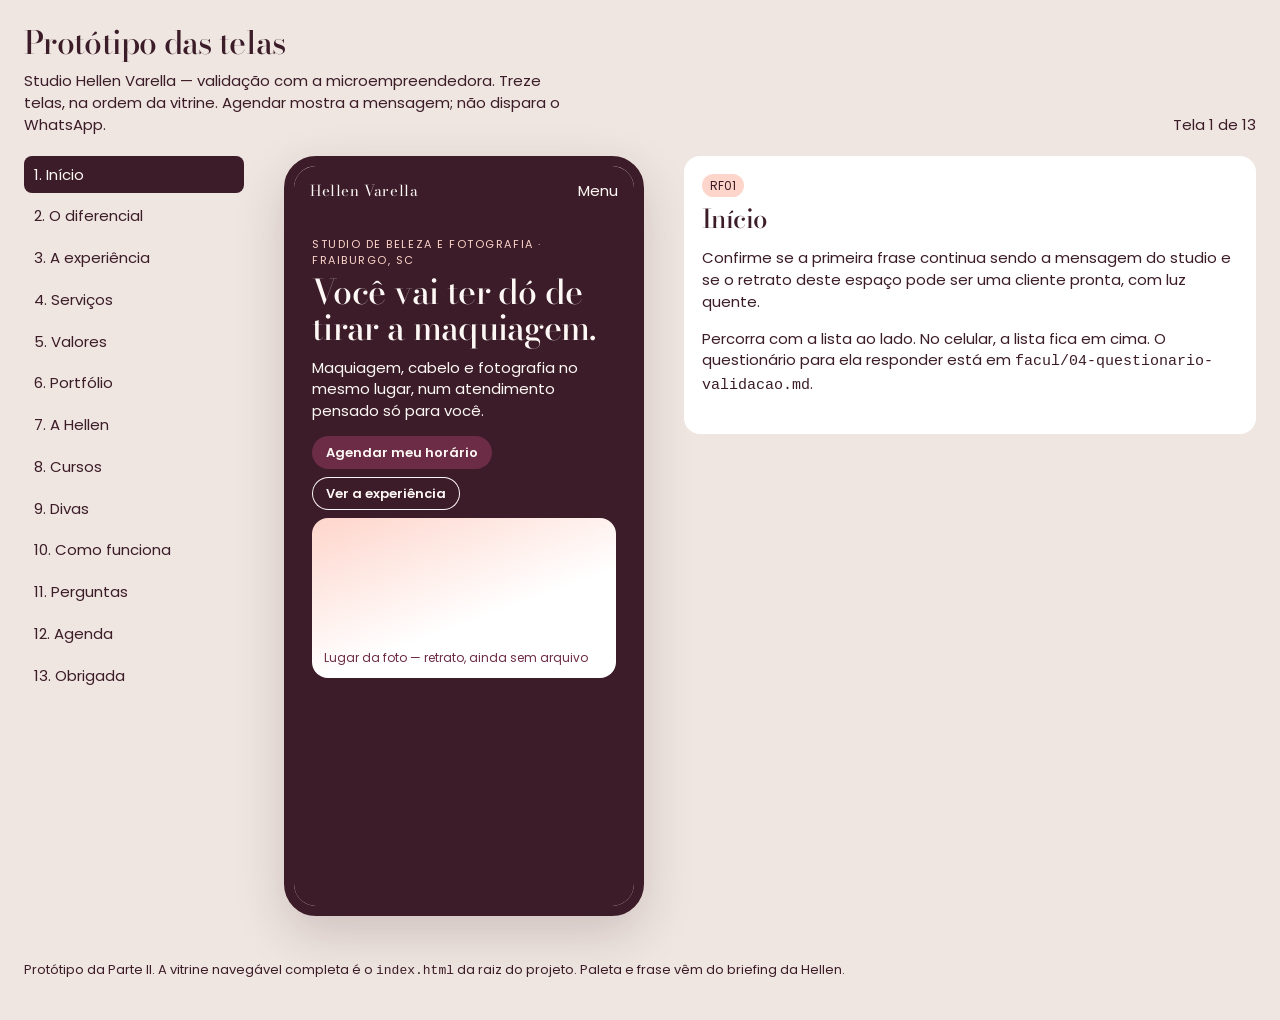
<file: facul/prototipo/index.html>
<!doctype html>
<html lang="pt-BR">
<head>
  <meta charset="utf-8" />
  <meta name="viewport" content="width=device-width, initial-scale=1" />
  <title>Protótipo — Studio Hellen Varella</title>
  <link rel="preconnect" href="https://fonts.googleapis.com" />
  <link rel="preconnect" href="https://fonts.gstatic.com" crossorigin />
  <link href="https://fonts.googleapis.com/css2?family=Bodoni+Moda:opsz,wght@6..96,500;6..96,600&family=Poppins:wght@400;500;600&display=swap" rel="stylesheet" />
  <style>
    :root {
      --bg: #FDF8F5;
      --ink: #3B1C28;
      --support: #FED5CB;
      --cta: #6D2C45;
      --warm: #B86B58;
      --line: rgba(59, 28, 40, .14);
      --serif: "Bodoni Moda", Georgia, serif;
      --sans: Poppins, system-ui, sans-serif;
    }
    * { box-sizing: border-box; }
    body {
      margin: 0;
      background: #efe6e1;
      color: var(--ink);
      font-family: var(--sans);
      font-size: 15px;
      line-height: 1.45;
    }
    header.top {
      display: flex;
      justify-content: space-between;
      gap: 16px;
      align-items: end;
      padding: 20px 24px 12px;
    }
    header.top h1 {
      font-family: var(--serif);
      font-weight: 500;
      font-size: 32px;
      margin: 0;
      letter-spacing: -.02em;
    }
    header.top p { margin: 4px 0 0; max-width: 62ch; }
    .layout {
      display: grid;
      grid-template-columns: 220px minmax(280px, 400px) minmax(240px, 1fr);
      gap: 20px;
      padding: 8px 24px 32px;
      align-items: start;
    }
    nav.screens {
      display: flex;
      flex-direction: column;
      gap: 4px;
      position: sticky;
      top: 12px;
    }
    nav.screens button {
      text-align: left;
      border: 0;
      background: transparent;
      color: var(--ink);
      font: inherit;
      padding: 8px 10px;
      border-radius: 8px;
      cursor: pointer;
    }
    nav.screens button[aria-current="true"] {
      background: var(--ink);
      color: var(--bg);
    }
    .stage { display: flex; justify-content: center; }
    .phone {
      width: 360px;
      height: min(760px, calc(100vh - 120px));
      background: var(--bg);
      border: 10px solid var(--ink);
      border-radius: 32px;
      overflow: auto;
      box-shadow: 0 18px 50px rgba(59, 28, 40, .18);
    }
    .tela { display: none; }
    .tela.is-on {
      display: flex;
      flex-direction: column;
      min-height: 100%;
    }
    .tela header, .hero, .dark {
      background: var(--ink);
      color: var(--bg);
      padding: 22px 18px 26px;
    }
    .tela header {
      display: flex;
      justify-content: space-between;
      align-items: center;
      padding: 14px 16px;
      position: sticky;
      top: 0;
      z-index: 2;
    }
    .brand { font-family: var(--serif); letter-spacing: .04em; }
    .eyebrow {
      font-size: 11px;
      letter-spacing: .14em;
      text-transform: uppercase;
      color: var(--cta);
      margin: 0 0 6px;
    }
    .on-dark .eyebrow, .hero .eyebrow, .dark .eyebrow { color: var(--support); }
    h2 {
      font-family: var(--serif);
      font-weight: 500;
      font-size: 34px;
      line-height: 1.05;
      margin: 0 0 10px;
      letter-spacing: -.02em;
    }
    .pad { padding: 22px 18px 28px; flex: 1 0 auto; }
    .hero, .dark { flex: 1 0 auto; }
    .lead { margin: 0 0 14px; }
    .btn, .ghost {
      display: inline-block;
      background: var(--cta);
      color: var(--bg);
      text-decoration: none;
      border: 0;
      border-radius: 999px;
      padding: 10px 14px;
      font: 600 13px/1 var(--sans);
      cursor: pointer;
    }
    .ghost { background: transparent; color: inherit; box-shadow: inset 0 0 0 1px currentColor; }
    .hero .ghost { color: var(--bg); }
    .row { display: flex; flex-wrap: wrap; gap: 8px; }
    .card, .pack {
      border: 1px solid var(--line);
      border-radius: 16px;
      padding: 14px;
      margin: 0 0 10px;
      background: #fff;
    }
    .pack strong.price { display: block; font-size: 22px; margin: 4px 0; }
    .pack.feature { background: var(--support); }
    .note { font-size: 13px; color: var(--cta); }
    .filters { display: flex; gap: 6px; flex-wrap: wrap; margin-bottom: 12px; }
    .filters button, .chip {
      border: 1px solid var(--line);
      background: #fff;
      border-radius: 999px;
      padding: 6px 10px;
      font: 500 12px/1 var(--sans);
      cursor: pointer;
      color: var(--ink);
    }
    .filters button[aria-pressed="true"], .chip[aria-pressed="true"] { background: var(--ink); color: var(--bg); }
    .work { padding: 16px; border-radius: 14px; background: var(--support); margin-bottom: 8px; }
    .work[hidden] { display: none; }
    .pillar { display: grid; gap: 8px; }
    .pillar div { background: #fff; border-radius: 14px; padding: 12px; }
    details { border-bottom: 1px solid var(--line); padding: 8px 0; }
    summary { cursor: pointer; font-weight: 600; }
    ol.steps { margin: 0; padding-left: 18px; }
    ol.steps li { margin: 0 0 8px; }
    .ph {
      height: 160px;
      border-radius: 16px;
      background:
        linear-gradient(160deg, var(--support), #fff 60%);
      display: grid;
      place-items: end start;
      padding: 12px;
      color: var(--cta);
      font-size: 12px;
      margin-top: 8px;
    }
    aside.nota {
      background: #fff;
      border-radius: 16px;
      padding: 18px 18px 22px;
      position: sticky;
      top: 12px;
    }
    aside.nota h2 { font-size: 26px; }
    aside.nota .tag {
      display: inline-block;
      background: var(--support);
      border-radius: 999px;
      padding: 3px 8px;
      font-size: 12px;
      margin-bottom: 8px;
    }
    .sheet {
      position: sticky;
      bottom: 0;
      background: var(--ink);
      color: var(--bg);
      padding: 12px 14px 16px;
      display: none;
    }
    .sheet.is-on { display: block; }
    .sheet p { margin: 6px 0 0; font-size: 13px; }
    .foot {
      padding: 0 24px 28px;
      font-size: 13px;
    }
    @media (max-width: 980px) {
      .layout { grid-template-columns: 1fr; }
      nav.screens { flex-direction: row; overflow: auto; position: static; }
      nav.screens button { white-space: nowrap; }
      aside.nota { position: static; }
      .phone { height: 680px; }
    }
  </style>
</head>
<body>
  <header class="top">
    <div>
      <h1>Protótipo das telas</h1>
      <p>Studio Hellen Varella — validação com a microempreendedora. Treze telas, na ordem da vitrine. Agendar mostra a mensagem; não dispara o WhatsApp.</p>
    </div>
    <p id="passo" aria-live="polite">Tela 1 de 13</p>
  </header>

  <div class="layout">
    <nav class="screens" aria-label="Telas do protótipo"></nav>

    <div class="stage">
      <div class="phone" id="phone">
        <section class="tela is-on" id="inicio" data-titulo="Início" data-rf="RF01" data-nota="Confirme se a primeira frase continua sendo a mensagem do studio e se o retrato deste espaço pode ser uma cliente pronta, com luz quente.">
          <header><span class="brand">Hellen Varella</span><span>Menu</span></header>
          <div class="hero">
            <p class="eyebrow">Studio de beleza e fotografia · Fraiburgo, SC</p>
            <h2>Você vai ter dó de tirar a maquiagem.</h2>
            <p class="lead">Maquiagem, cabelo e fotografia no mesmo lugar, num atendimento pensado só para você.</p>
            <div class="row">
              <button class="btn" type="button" data-msg="Oi, Hellen! Vi o site e quero agendar meu horário.">Agendar meu horário</button>
              <button class="ghost" type="button" data-goto="experiencia">Ver a experiência</button>
            </div>
            <div class="ph">Lugar da foto — retrato, ainda sem arquivo</div>
          </div>
        </section>

        <section class="tela" id="diferencial" data-titulo="O diferencial" data-rf="RF02" data-nota="Texto saído do briefing: a cliente não procura três profissionais. Ela sai pronta e recebe mais fotos do que o mercado costuma entregar.">
          <header><span class="brand">Hellen Varella</span><span>Menu</span></header>
          <div class="pad">
            <p class="eyebrow">O grande diferencial</p>
            <h2>Tudo no mesmo lugar.</h2>
            <p>Você não precisa procurar maquiagem, cabelo e fotos separado. É um cuidado só — a cliente sai pronta e recebe muito mais fotos do que o mercado costuma entregar.</p>
            <p>Quem tem vergonha ou nunca teve costume de fazer foto recebe orientação diante da câmera. Isso faz parte do atendimento.</p>
          </div>
        </section>

        <section class="tela" id="experiencia" data-titulo="A experiência" data-rf="Identidade" data-nota="Os três sentimentos que ela pediu para a identidade transmitir. O tom é elegante e acolhedor, inclusive para quem nunca passou um batom.">
          <header><span class="brand">Hellen Varella</span><span>Menu</span></header>
          <div class="pad" style="background:#FED5CB">
            <p class="eyebrow">A experiência</p>
            <h2>Da mulher que se produz todo dia a quem nunca passou um batom.</h2>
            <div class="pillar">
              <div><strong>Confiança.</strong> A cliente sente que está em boas mãos.</div>
              <div><strong>Exclusividade.</strong> Cada atendimento é pensado para aquela pessoa.</div>
              <div><strong>Profissionalismo.</strong> Experiência, equipamento e material profissional.</div>
            </div>
          </div>
        </section>

        <section class="tela" id="servicos" data-titulo="Serviços" data-rf="RF03" data-nota="Três ofícios. O aviso de corte curto precisa do sim dela antes de publicar.">
          <header><span class="brand">Hellen Varella</span><span>Menu</span></header>
          <div class="pad">
            <p class="eyebrow">Três ofícios, um atendimento</p>
            <h2>O que você vive aqui.</h2>
            <article class="card"><h3>Maquiagem</h3><p>Social, noiva (Brilho do Sim), madura, gestante e artística.</p><button class="btn" type="button" data-msg="Oi, Hellen! Quero agendar maquiagem.">Quero esse atendimento</button></article>
            <article class="card"><h3>Cabelo</h3><p>Corte com camadas leves, progressiva orgânica, escova e ondas.</p><p class="note">Não trabalho com cortes curtos.</p><button class="btn" type="button" data-msg="Oi, Hellen! Quero agendar cabelo (corte não é curto).">Quero esse atendimento</button></article>
            <article class="card"><h3>Fotografia</h3><p>Ensaio, making of, gestante e aniversário, com orientação na pose.</p><button class="btn" type="button" data-msg="Oi, Hellen! Quero agendar ensaio fotográfico.">Quero esse atendimento</button></article>
          </div>
        </section>

        <section class="tela" id="valores" data-titulo="Valores" data-rf="RF04" data-nota="Tela mais sensível. Cada preço é candidato, vindo da oferta que ela já pratica. Corrigir aqui antes da etapa III.">
          <header><span class="brand">Hellen Varella</span><span>Menu</span></header>
          <div class="pad">
            <p class="eyebrow">Tabela de valores</p>
            <h2>Valores claros.</h2>
            <article class="pack"><span>Combo 1</span><h3>Maquiagem + ensaio</h3><strong class="price">R$ 300</strong><p>30 fotos · cerca de 2h30 · até 7 dias úteis</p><button class="btn" type="button" data-msg="Oi, Hellen! Quero o Combo 1 — Maquiagem + ensaio (R$ 300).">Agendar</button></article>
            <article class="pack feature"><span>Combo 2 · o mais pedido</span><h3>Maquiagem + cabelo + ensaio</h3><strong class="price">R$ 370</strong><p>45 fotos · cerca de 3h30 · até 7 dias úteis</p><button class="btn" type="button" data-msg="Oi, Hellen! Quero o Combo 2 — Maquiagem + cabelo + ensaio (R$ 370).">Agendar</button></article>
            <article class="pack"><span>Combo 3</span><h3>Produção completa + ensaio</h3><strong class="price">R$ 420</strong><p>50 fotos · ajuda no look · 4 a 5 horas</p><button class="btn" type="button" data-msg="Oi, Hellen! Quero o Combo 3 — Produção completa + ensaio (R$ 420).">Agendar</button></article>
            <article class="pack"><span>Combo 4</span><h3>Só ensaio</h3><strong class="price">R$ 260</strong><p>30 fotos · sem maquiagem nem cabelo</p><button class="btn" type="button" data-msg="Oi, Hellen! Quero o Combo 4 — Só ensaio (R$ 260).">Agendar</button></article>
            <article class="pack"><h3>Corte feminino com escova</h3><strong class="price">R$ 60</strong><p class="note">Não trabalho com cortes curtos.</p></article>
            <article class="pack"><h3>Quinta Especial</h3><strong class="price">R$ 150</strong><p>Make + ensaio · 10 fotos · consultar vaga</p><button class="btn" type="button" data-msg="Oi, Hellen! A Quinta Especial (R$ 150) ainda está disponível?">Consultar</button></article>
            <p>Aniversário: mini bolo da mãe, R$ 35, com aviso antecipado. Sinal da reserva: R$ 30, remarcação em até 60 dias.</p>
          </div>
        </section>

        <section class="tela" id="portfolio" data-titulo="Portfólio" data-rf="RF05" data-nota="Os filtros funcionam neste protótipo. As imagens ainda são lugares marcados, à espera das fotos que ela autorizar.">
          <header><span class="brand">Hellen Varella</span><span>Menu</span></header>
          <div class="pad">
            <p class="eyebrow">Portfólio</p>
            <h2>O que você pode viver aqui.</h2>
            <div class="filters" role="group" aria-label="Filtrar portfólio">
              <button type="button" data-filter="todos" aria-pressed="true">Todos</button>
              <button type="button" data-filter="social">Social</button>
              <button type="button" data-filter="noiva">Noiva</button>
              <button type="button" data-filter="gestante">Gestante</button>
              <button type="button" data-filter="cabelo">Cabelo</button>
              <button type="button" data-filter="making">Making of</button>
              <button type="button" data-filter="artistico">Artístico</button>
            </div>
            <article class="work" data-cat="noiva"><strong>Noiva</strong><h3>Brilho do Sim</h3><p>Lugar da foto</p></article>
            <article class="work" data-cat="gestante"><strong>Gestante</strong><h3>Corpo, tempo, luz</h3><p>Lugar da foto</p></article>
            <article class="work" data-cat="social"><strong>Social</strong><h3>A melhor versão</h3><p>Lugar da foto</p></article>
            <article class="work" data-cat="cabelo"><strong>Cabelo</strong><h3>Camadas leves</h3><p>Lugar da foto</p></article>
            <article class="work" data-cat="making"><strong>Making of</strong><h3>O antes da foto</h3><p>Lugar da foto</p></article>
            <article class="work" data-cat="artistico"><strong>Artístico</strong><h3>O outro lado</h3><p>Lugar da foto</p></article>
          </div>
        </section>

        <section class="tela" id="hellen" data-titulo="A Hellen" data-rf="RF06" data-nota="A visão (equipe, equipamento) está no futuro. Não afirmar que a equipe já foi contratada. Confirmar os anos 2013 e 2021.">
          <header><span class="brand">Hellen Varella</span><span>Menu</span></header>
          <div class="pad" style="background:#FED5CB">
            <p class="eyebrow">Oi, eu sou a Hellen</p>
            <h2>Uma marca que transforma momentos comuns em memórias especiais.</h2>
            <p>Elegante e confortável ao mesmo tempo. Acolhe quem se produz todo dia e quem nunca fez maquiagem.</p>
            <p>Depois do atendimento, a cliente se sente acolhida, se enxerga mais bonita e guarda uma lembrança daquela fase.</p>
            <p class="note">Visão: agenda cheia, equipe em outras áreas da beleza, investimento em equipamento. Ainda é visão.</p>
            <ul>
              <li>Maquiadora desde 2013 — confirmar</li>
              <li>Fotógrafa desde 2021 — confirmar</li>
            </ul>
            <button class="btn" type="button" data-msg="Oi, Hellen! Vi o site e quero revelar a minha melhor versão.">Quero revelar a minha melhor versão</button>
          </div>
        </section>

        <section class="tela" id="cursos" data-titulo="Cursos" data-rf="RF11" data-nota="Sem data e sem preço de turma. Os dois cursos só convidam a perguntar no WhatsApp.">
          <header><span class="brand">Hellen Varella</span><span>Menu</span></header>
          <div class="pad">
            <p class="eyebrow">Cursos</p>
            <h2>Para quem atende e para quem quer se maquiar.</h2>
            <article class="card"><h3>Curso Pro</h3><p>Formação para quem trabalha com maquiagem. Turma e valor no WhatsApp.</p><button class="btn" type="button" data-msg="Oi, Hellen! Quero saber da próxima turma do Curso Pro.">Quero saber da próxima turma</button></article>
            <article class="card"><h3>Curso automake</h3><p>Para o dia a dia e para ocasiões. Próxima turma no WhatsApp.</p><button class="btn" type="button" data-msg="Oi, Hellen! Quero saber da próxima turma do Curso automake.">Quero saber da próxima turma</button></article>
          </div>
        </section>

        <section class="tela" id="divas" data-titulo="Divas" data-rf="RF12" data-nota="O desejo dela: que voltem, indiquem e tenham orgulho de postar. Depoimento dentro do site só com autorização. Hoje o caminho é o Instagram.">
          <header><span class="brand">Hellen Varella</span><span>Menu</span></header>
          <div class="pad">
            <p class="eyebrow">Divas</p>
            <h2>O que as clientes realmente acham.</h2>
            <p>Elas voltam sempre, indicam o trabalho e têm orgulho de postar. Os depoimentos ficam no Instagram, no destaque FEEDBACKS — nome a confirmar.</p>
            <div class="row">
              <span class="ghost" style="pointer-events:none">@hellenvarella.makeup</span>
            </div>
            <p><button class="btn" type="button" data-msg="Oi, Hellen! Quero ser a próxima.">Quero ser a próxima</button></p>
          </div>
        </section>

        <section class="tela" id="como" data-titulo="Como funciona" data-rf="RF09" data-nota="Regras práticas do ensaio. Sinal, prazo e bolo precisam do conferido dela.">
          <header><span class="brand">Hellen Varella</span><span>Menu</span></header>
          <div class="pad">
            <p class="eyebrow">Como funciona</p>
            <h2>Para o ensaio ter a sua cara.</h2>
            <ol class="steps">
              <li><strong>Roupas.</strong> O que deixa bonita e confortável. Pode mandar referência antes.</li>
              <li><strong>Ensaio profissional.</strong> Pode trazer um objeto do trabalho.</li>
              <li><strong>Aniversário.</strong> Mini bolo, R$ 35, avisar antes.</li>
              <li><strong>Reserva.</strong> Sinal de R$ 30. Reagendar em até 60 dias.</li>
              <li><strong>Fotos.</strong> Até 7 dias úteis, álbum no celular, uma rodada de ajuste.</li>
              <li><strong>Horário.</strong> Pontualidade para aproveitar o tempo combinado.</li>
            </ol>
            <button class="btn" type="button" data-msg="Oi, Hellen! Quero enviar referências de roupa e make antes do ensaio.">Enviar referências</button>
          </div>
        </section>

        <section class="tela" id="faq" data-titulo="Perguntas" data-rf="RF10" data-nota="Cinco respostas já redigidas. Cidade atendida e pagamento ficam abertos de propósito.">
          <header><span class="brand">Hellen Varella</span><span>Menu</span></header>
          <div class="pad">
            <p class="eyebrow">Perguntas frequentes</p>
            <h2>Antes de chamar no WhatsApp.</h2>
            <details open><summary>Maquiagem, cabelo e foto são no mesmo dia?</summary><p>Sim. Tudo num atendimento só.</p></details>
            <details><summary>Tenho vergonha de foto. Serve pra mim?</summary><p>Serve. A orientação diante da câmera faz parte.</p></details>
            <details><summary>Como reservo?</summary><p>WhatsApp e sinal de R$ 30. Remarcação em até 60 dias.</p></details>
            <details><summary>Quando recebo as fotos?</summary><p>Em até 7 dias úteis, com uma rodada de ajuste.</p></details>
            <details><summary>Fazem corte curto?</summary><p>Não. Só camadas leves.</p></details>
            <details><summary>Atende em outras cidades?</summary><p>Pergunta aberta para a Hellen.</p></details>
            <details><summary>Formas de pagamento?</summary><p>Pergunta aberta para a Hellen.</p></details>
          </div>
        </section>

        <section class="tela" id="agenda" data-titulo="Agenda" data-rf="RF07" data-nota="Sem formulário e sem calendário que reserva sozinho. A conversa começa no WhatsApp, como no Instagram.">
          <header><span class="brand">Hellen Varella</span><span>Menu</span></header>
          <div class="dark" style="min-height:520px">
            <p class="eyebrow">Agenda</p>
            <h2>Nossa agenda está aberta.</h2>
            <p>Fraiburgo, SC. A conversa começa no WhatsApp.</p>
            <button class="btn" type="button" data-msg="Oi, Hellen! Vi o site e quero agendar meu horário.">Chamar no WhatsApp</button>
            <p>(49) 99829-3732</p>
            <p>Instagram · Threads</p>
            <p class="note" style="color:#FED5CB">Faixa de semanas livres só entra quando ela passar datas reais.</p>
          </div>
        </section>

        <section class="tela" id="obrigada" data-titulo="Obrigada" data-rf="RF14" data-nota="Tela depois do contato. Pede para marcar o @ quando o trabalho ficar pronto — é o pedido dela de que as clientes postem.">
          <header><span class="brand">Hellen Varella</span><span>Menu</span></header>
          <div class="hero" style="min-height:520px">
            <p class="eyebrow">Mensagem enviada</p>
            <h2>Você vai ter dó de tirar a maquiagem.</h2>
            <p>Quando o trabalho ficar pronto, marca @hellenvarella.makeup.</p>
          </div>
        </section>

        <div class="sheet" id="sheet" role="status">
          <strong>Mensagem que o site abriria no WhatsApp</strong>
          <p id="sheet-text"></p>
        </div>
      </div>
    </div>

    <aside class="nota" id="nota">
      <span class="tag" id="nota-rf"></span>
      <h2 id="nota-titulo"></h2>
      <p id="nota-texto"></p>
      <p>Percorra com a lista ao lado. No celular, a lista fica em cima. O questionário para ela responder está em <code>facul/04-questionario-validacao.md</code>.</p>
    </aside>
  </div>
  <p class="foot">Protótipo da Parte II. A vitrine navegável completa é o <code>index.html</code> da raiz do projeto. Paleta e frase vêm do briefing da Hellen.</p>

  <script>
    const telas = [...document.querySelectorAll(".tela")];
    const nav = document.querySelector("nav.screens");
    const notaTitulo = document.getElementById("nota-titulo");
    const notaTexto = document.getElementById("nota-texto");
    const notaRf = document.getElementById("nota-rf");
    const passo = document.getElementById("passo");
    const sheet = document.getElementById("sheet");
    const sheetText = document.getElementById("sheet-text");

    telas.forEach((tela, i) => {
      const b = document.createElement("button");
      b.type = "button";
      b.textContent = (i + 1) + ". " + tela.dataset.titulo;
      b.addEventListener("click", () => mostrar(tela.id));
      nav.appendChild(b);
    });

    function mostrar(id) {
      telas.forEach((t) => t.classList.toggle("is-on", t.id === id));
      const atual = document.getElementById(id);
      const index = telas.indexOf(atual);
      [...nav.children].forEach((b, i) => {
        if (i === index) b.setAttribute("aria-current", "true");
        else b.removeAttribute("aria-current");
      });
      notaTitulo.textContent = atual.dataset.titulo;
      notaTexto.textContent = atual.dataset.nota;
      notaRf.textContent = atual.dataset.rf;
      passo.textContent = "Tela " + (index + 1) + " de " + telas.length;
      sheet.classList.remove("is-on");
      document.getElementById("phone").scrollTop = 0;
    }

    document.getElementById("phone").addEventListener("click", (ev) => {
      const go = ev.target.closest("[data-goto]");
      if (go) { mostrar(go.dataset.goto); return; }
      const msg = ev.target.closest("[data-msg]");
      if (msg) {
        sheetText.textContent = msg.dataset.msg;
        sheet.classList.add("is-on");
        return;
      }
      const filtro = ev.target.closest("[data-filter]");
      if (!filtro) return;
      const nome = filtro.dataset.filter;
      filtro.parentElement.querySelectorAll("button").forEach((b) => {
        b.setAttribute("aria-pressed", b === filtro ? "true" : "false");
      });
      document.querySelectorAll("#portfolio .work").forEach((w) => {
        w.hidden = nome !== "todos" && w.dataset.cat !== nome;
      });
    });

    mostrar("inicio");
  </script>
</body>
</html>
</file>
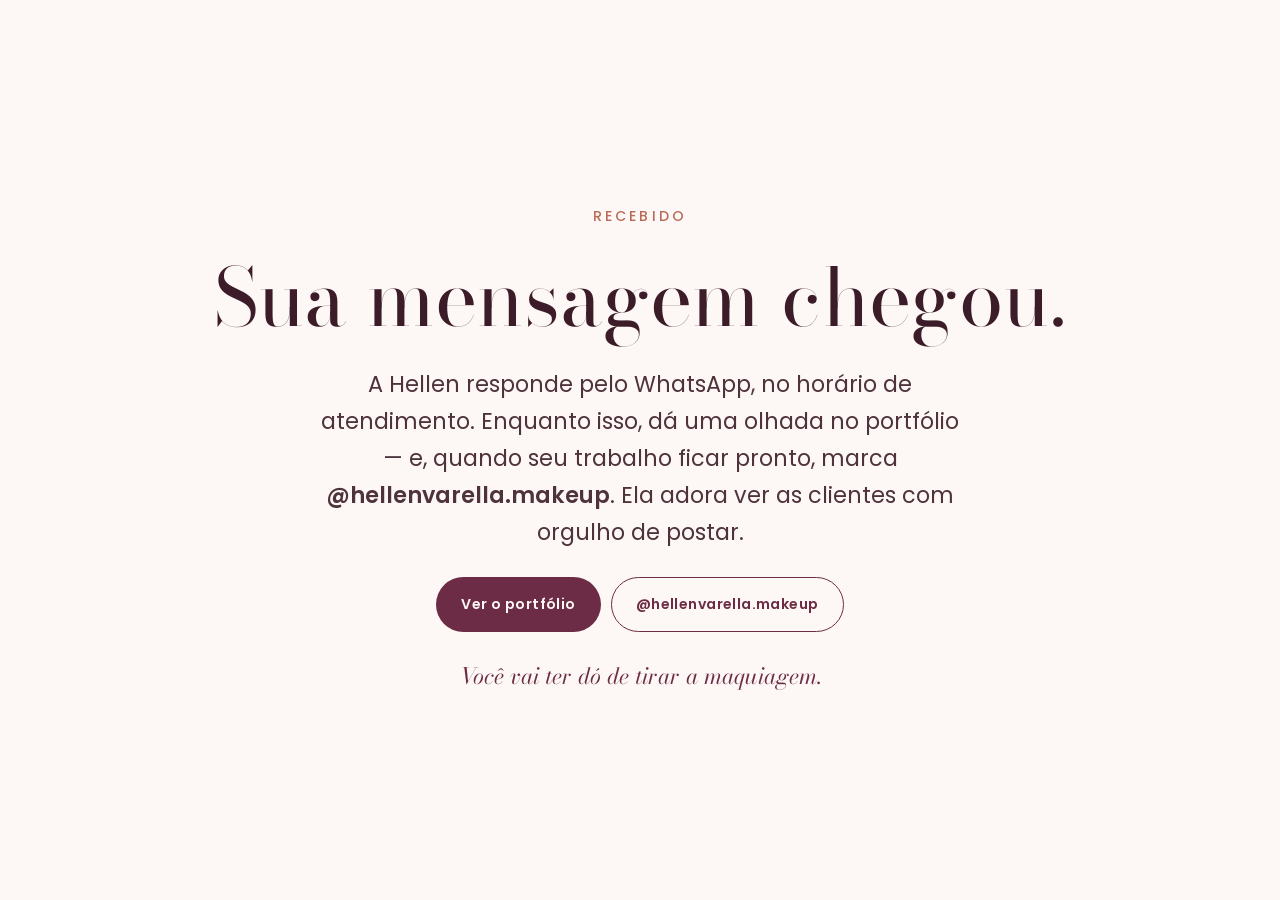
<file: obrigada.html>
<!doctype html>
<html lang="pt-BR">
<head>
  <meta charset="utf-8" />
  <meta name="viewport" content="width=device-width, initial-scale=1" />
  <title>Obrigada! · Hellen Varella</title>
  <meta name="robots" content="noindex" />
  <meta name="description" content="Sua mensagem chegou. A Hellen responde por WhatsApp." />
  <link rel="icon" href="assets/icons/favicon.svg" type="image/svg+xml" />
  <link rel="preconnect" href="https://fonts.googleapis.com" />
  <link rel="preconnect" href="https://fonts.gstatic.com" crossorigin />
  <link href="https://fonts.googleapis.com/css2?family=Bodoni+Moda:ital,opsz,wght@0,6..96,400;0,6..96,500;1,6..96,400&family=Poppins:wght@400;500;600&display=swap" rel="stylesheet" />
  <link rel="stylesheet" href="assets/css/tokens.css" />
  <link rel="stylesheet" href="assets/css/base.css" />
  <link rel="stylesheet" href="assets/css/layout.css" />
  <link rel="stylesheet" href="assets/css/components.css" />
  <link rel="stylesheet" href="assets/css/utilities.css" />
</head>
<body>
  <!-- OCIOSA: página de "obrigada" para usar como destino de retorno do WhatsApp
       ou de um formulário futuro. Não está linkada na home hoje. -->
  <main class="section" style="min-height: 100vh; display: grid; place-items: center; text-align: center;">
    <div class="container flow-lg">
      <p class="eyebrow">Recebido</p>
      <h1>Sua mensagem chegou.</h1>
      <p class="lead mx-auto">
        A Hellen responde pelo WhatsApp, no horário de atendimento. Enquanto isso, dá uma olhada
        no portfólio — e, quando seu trabalho ficar pronto, marca <strong>@hellenvarella.makeup</strong>.
        Ela adora ver as clientes com orgulho de postar.
      </p>
      <div class="cluster" style="justify-content: center;">
        <a class="button" href="./#portfolio">Ver o portfólio</a>
        <a class="button button--ghost" href="https://www.instagram.com/hellenvarella.makeup/" target="_blank" rel="noopener">@hellenvarella.makeup</a>
      </div>
      <p class="display-italic" style="font-size: var(--step-1); color: var(--cta);">Você vai ter dó de tirar a maquiagem.</p>
    </div>
  </main>
</body>
</html>
</file>
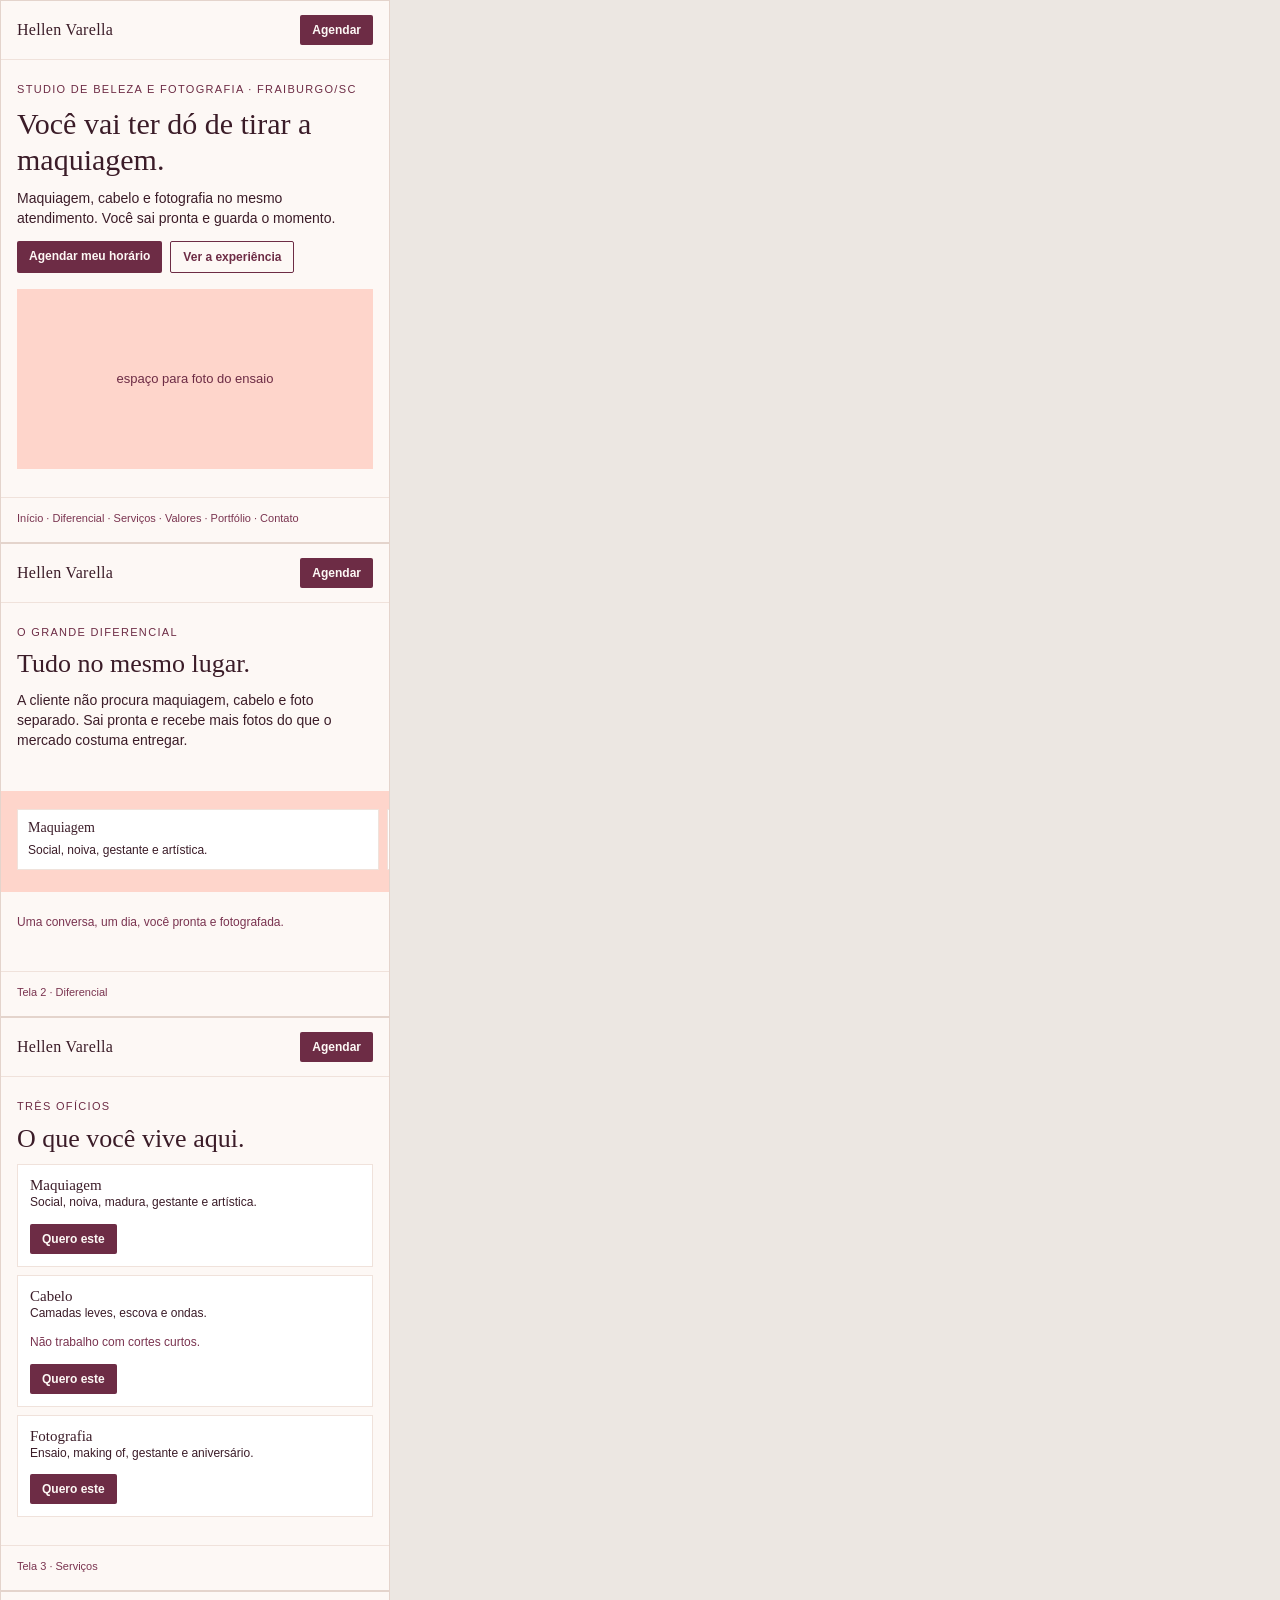
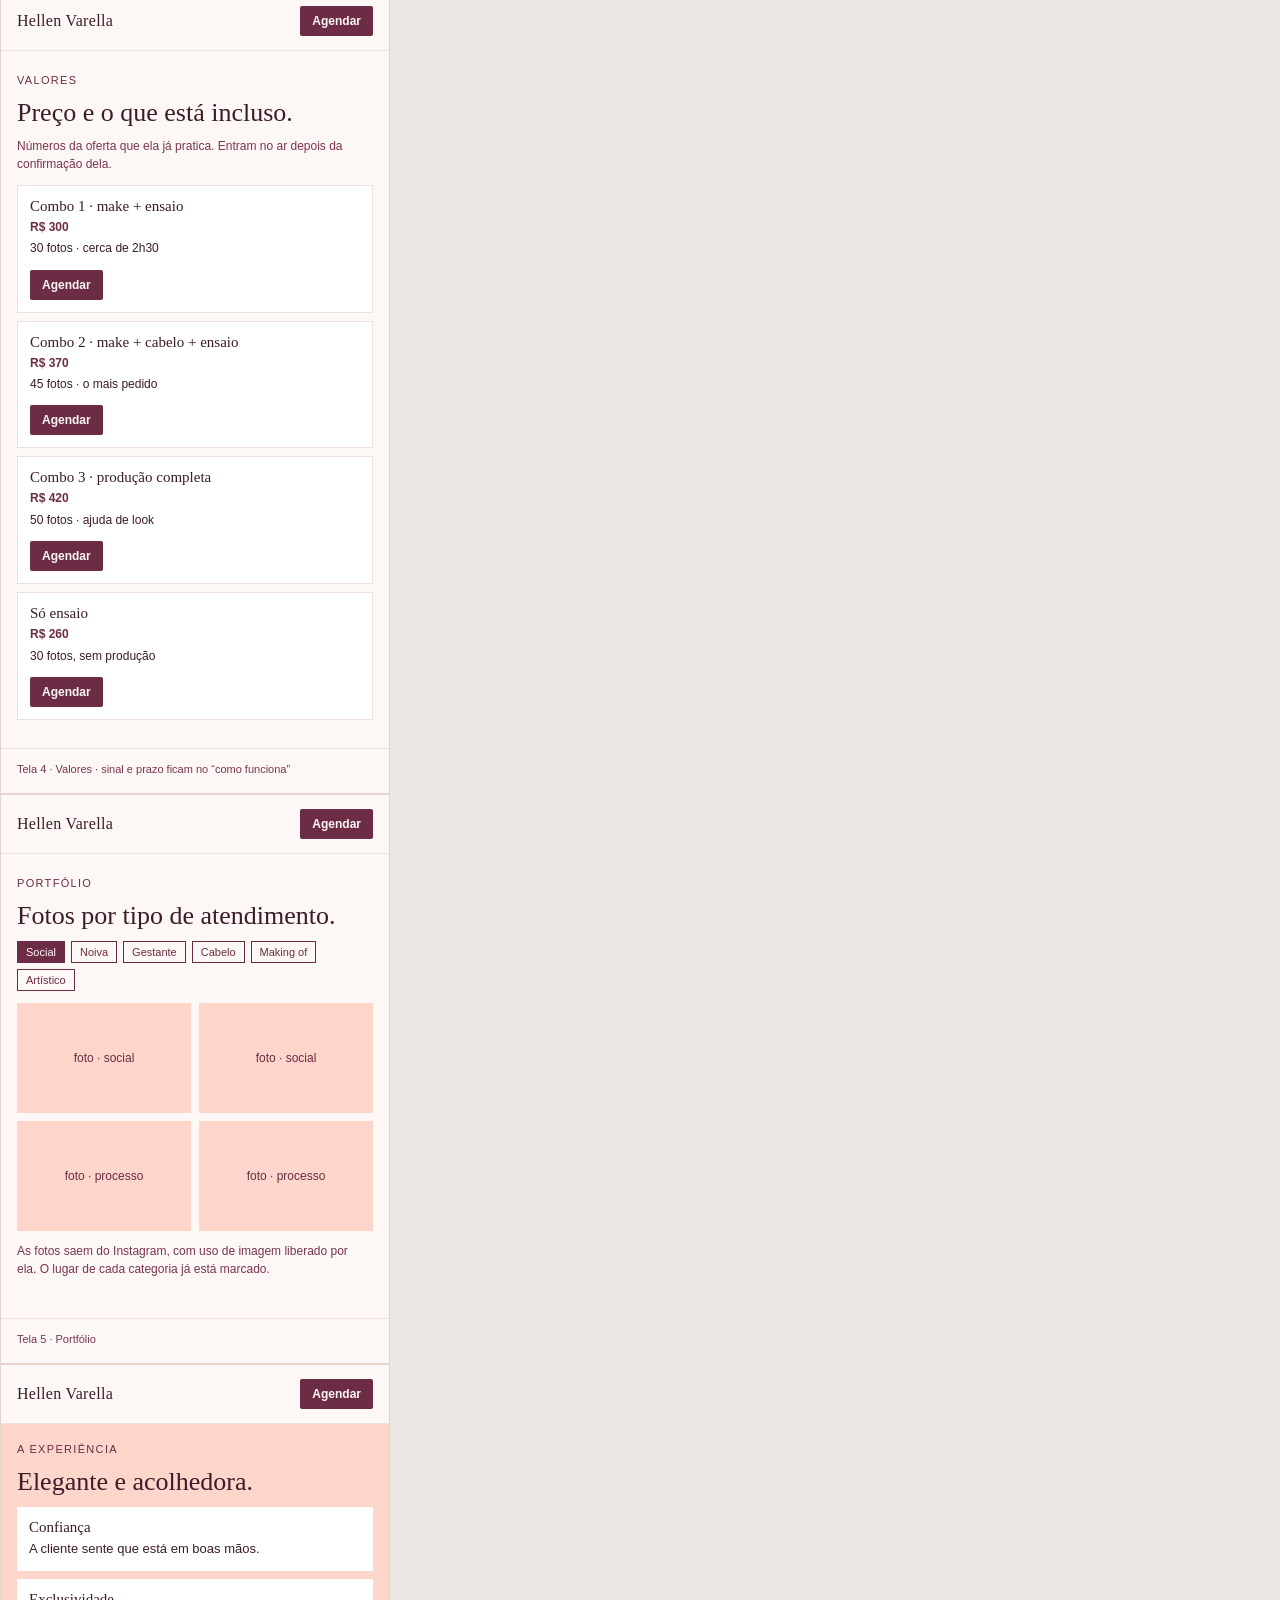
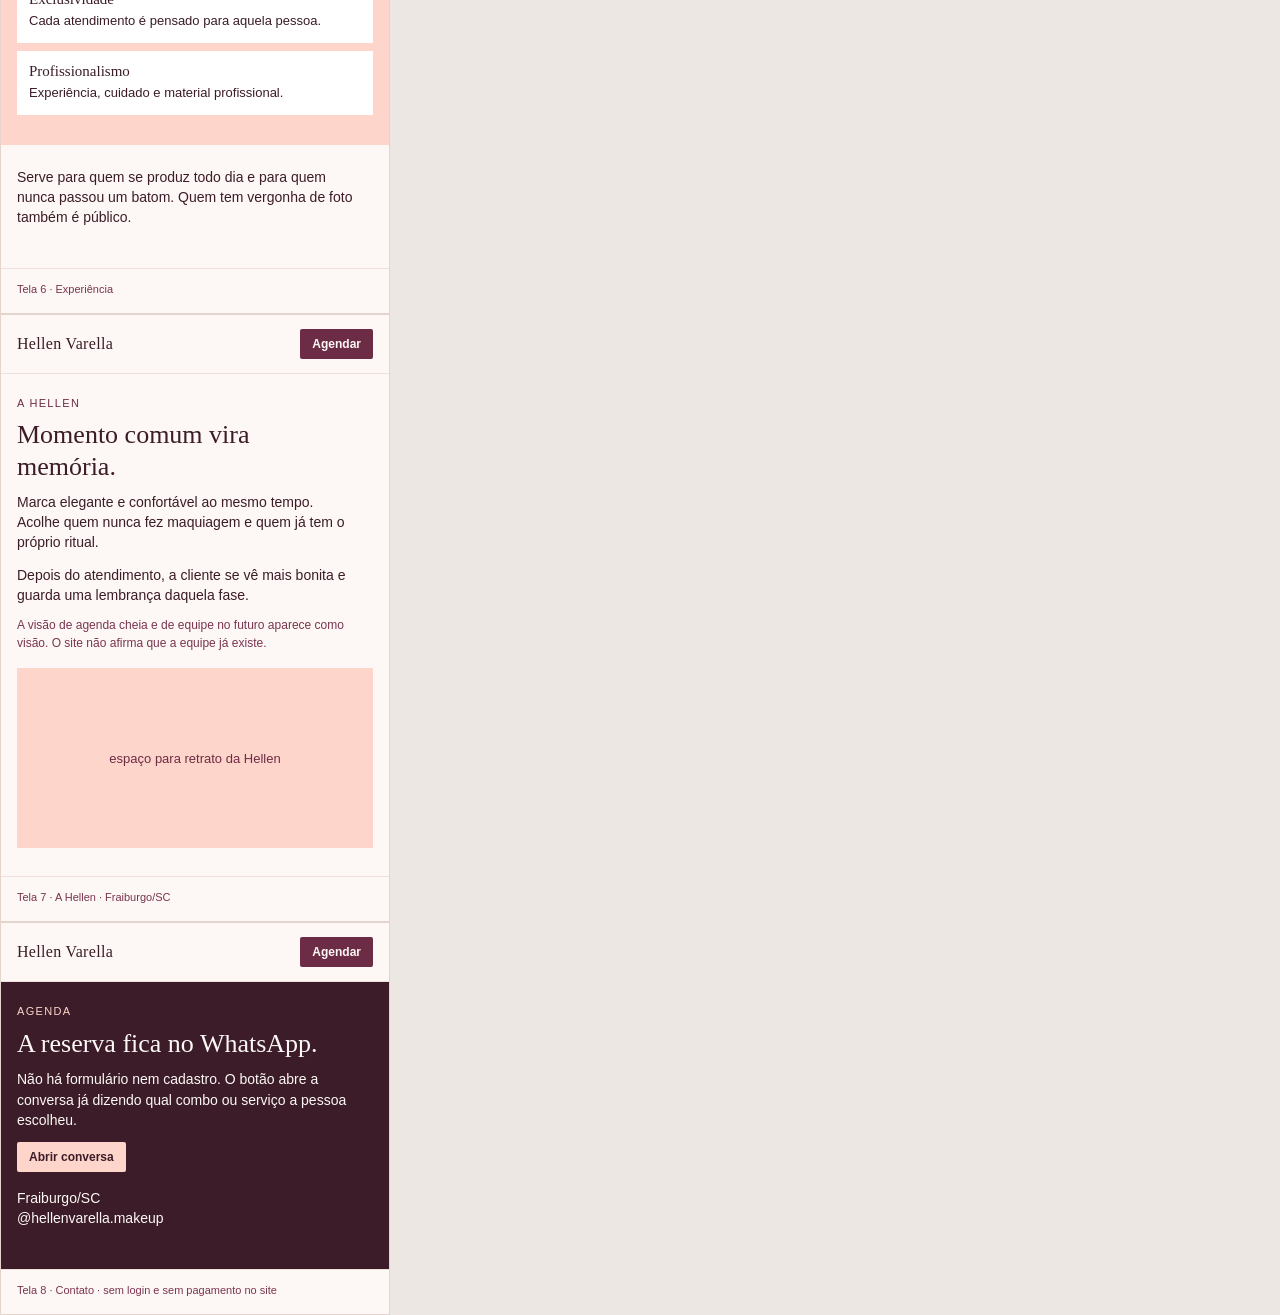
<file: facul/prototipo-figma.html>
<!DOCTYPE html>
<html lang="pt-BR">
<head>
<meta charset="utf-8" />
<title>Protótipo simples — Studio Hellen Varella</title>
<style>
  * { box-sizing: border-box; }
  body { margin: 0; background: #ece7e2; font-family: Arial, Helvetica, sans-serif; color: #3B1C28; }
  .tela {
    width: 390px;
    background: #FDF8F5;
    border: 1px solid #e4d4cc;
    overflow: hidden;
  }
  .bar {
    display: flex;
    align-items: center;
    justify-content: space-between;
    padding: 14px 16px;
    background: #FDF8F5;
    border-bottom: 1px solid #f0e2db;
  }
  .marca { font-family: Georgia, "Times New Roman", serif; font-size: 16px; letter-spacing: 0.02em; }
  .btn {
    display: inline-block;
    background: #6D2C45;
    color: #FDF8F5;
    text-decoration: none;
    font-size: 12px;
    font-weight: bold;
    padding: 8px 12px;
    border-radius: 2px;
  }
  .btn.claro { background: transparent; color: #6D2C45; border: 1px solid #6D2C45; }
  .miolo { padding: 22px 16px 28px; }
  .olho { font-size: 11px; letter-spacing: 0.12em; text-transform: uppercase; color: #6D2C45; margin: 0 0 8px; }
  h1, h2 { font-family: Georgia, "Times New Roman", serif; font-weight: normal; margin: 0 0 10px; line-height: 1.2; width: 330px; }
  h1 { font-size: 30px; }
  h2 { font-size: 26px; }
  p { margin: 0 0 12px; font-size: 14px; line-height: 1.45; width: 340px; }
  .acoes { display: flex; gap: 8px; margin-top: 8px; }
  .foto {
    margin-top: 16px;
    height: 180px;
    background: #FED5CB;
    display: flex;
    align-items: center;
    justify-content: center;
    color: #6D2C45;
    font-size: 13px;
  }
  .faixa { background: #FED5CB; padding: 18px 16px 22px; }
  .tres { display: flex; gap: 8px; }
  .caixa { flex: 1; background: #fff; border: 1px solid #f0e2db; padding: 10px; }
  .caixa h3 { margin: 0 0 6px; font-size: 14px; font-family: Georgia, serif; font-weight: normal; }
  .caixa p { font-size: 12px; margin: 0; }
  .lista { display: flex; flex-direction: column; gap: 8px; }
  .item { background: #fff; border: 1px solid #f0e2db; padding: 12px; }
  .item h3 { margin: 0; font-size: 15px; font-family: Georgia, serif; font-weight: normal; }
  .preco { font-size: 18px; color: #6D2C45; margin: 4px 0; font-weight: bold; }
  .item p, .item li { font-size: 12px; }
  .item ul { margin: 0 0 8px; padding-left: 16px; }
  .chips { display: flex; flex-wrap: wrap; gap: 6px; margin-bottom: 12px; }
  .chip { font-size: 11px; border: 1px solid #6D2C45; color: #6D2C45; padding: 4px 8px; }
  .chip.on { background: #6D2C45; color: #FDF8F5; }
  .grade { display: grid; grid-template-columns: 1fr 1fr; gap: 8px; }
  .ph { height: 110px; background: #FED5CB; display: flex; align-items: center; justify-content: center; font-size: 12px; color: #6D2C45; text-align: center; padding: 8px; }
  .rodape { padding: 14px 16px 18px; font-size: 11px; color: #7A3450; border-top: 1px solid #f0e2db; }
  .nota { font-size: 12px; color: #7A3450; }
  .escuro { background: #3B1C28; color: #FDF8F5; }
  .escuro .olho { color: #FED5CB; }
  .escuro h2 { color: #FDF8F5; }
  .pill { background: #fff; padding: 12px; margin-bottom: 8px; }
  .pill h3 { margin: 0 0 4px; font-size: 15px; font-family: Georgia, serif; font-weight: normal; }
  .pill p { margin: 0; font-size: 13px; }
</style>
</head>
<body>

<section class="tela">
  <div class="bar"><span class="marca">Hellen Varella</span><span class="btn">Agendar</span></div>
  <div class="miolo">
    <p class="olho">Studio de beleza e fotografia · Fraiburgo/SC</p>
    <h1>Você vai ter dó de tirar a maquiagem.</h1>
    <p>Maquiagem, cabelo e fotografia no mesmo atendimento. Você sai pronta e guarda o momento.</p>
    <div class="acoes">
      <span class="btn">Agendar meu horário</span>
      <span class="btn claro">Ver a experiência</span>
    </div>
    <div class="foto">espaço para foto do ensaio</div>
  </div>
  <div class="rodape">Início · Diferencial · Serviços · Valores · Portfólio · Contato</div>
</section>

<section class="tela">
  <div class="bar"><span class="marca">Hellen Varella</span><span class="btn">Agendar</span></div>
  <div class="miolo">
    <p class="olho">O grande diferencial</p>
    <h2>Tudo no mesmo lugar.</h2>
    <p>A cliente não procura maquiagem, cabelo e foto separado. Sai pronta e recebe mais fotos do que o mercado costuma entregar.</p>
  </div>
  <div class="faixa">
    <div class="tres">
      <div class="caixa"><h3>Maquiagem</h3><p>Social, noiva, gestante e artística.</p></div>
      <div class="caixa"><h3>Cabelo</h3><p>Escova e ondas no mesmo dia.</p></div>
      <div class="caixa"><h3>Fotografia</h3><p>Ensaio com orientação na câmera.</p></div>
    </div>
  </div>
  <div class="miolo"><p class="nota">Uma conversa, um dia, você pronta e fotografada.</p></div>
  <div class="rodape">Tela 2 · Diferencial</div>
</section>

<section class="tela">
  <div class="bar"><span class="marca">Hellen Varella</span><span class="btn">Agendar</span></div>
  <div class="miolo">
    <p class="olho">Três ofícios</p>
    <h2>O que você vive aqui.</h2>
    <div class="lista">
      <div class="item">
        <h3>Maquiagem</h3>
        <p>Social, noiva, madura, gestante e artística.</p>
        <span class="btn">Quero este</span>
      </div>
      <div class="item">
        <h3>Cabelo</h3>
        <p>Camadas leves, escova e ondas.</p>
        <p class="nota">Não trabalho com cortes curtos.</p>
        <span class="btn">Quero este</span>
      </div>
      <div class="item">
        <h3>Fotografia</h3>
        <p>Ensaio, making of, gestante e aniversário.</p>
        <span class="btn">Quero este</span>
      </div>
    </div>
  </div>
  <div class="rodape">Tela 3 · Serviços</div>
</section>

<section class="tela">
  <div class="bar"><span class="marca">Hellen Varella</span><span class="btn">Agendar</span></div>
  <div class="miolo">
    <p class="olho">Valores</p>
    <h2>Preço e o que está incluso.</h2>
    <p class="nota">Números da oferta que ela já pratica. Entram no ar depois da confirmação dela.</p>
    <div class="lista">
      <div class="item"><h3>Combo 1 · make + ensaio</h3><p class="preco">R$ 300</p><p>30 fotos · cerca de 2h30</p><span class="btn">Agendar</span></div>
      <div class="item"><h3>Combo 2 · make + cabelo + ensaio</h3><p class="preco">R$ 370</p><p>45 fotos · o mais pedido</p><span class="btn">Agendar</span></div>
      <div class="item"><h3>Combo 3 · produção completa</h3><p class="preco">R$ 420</p><p>50 fotos · ajuda de look</p><span class="btn">Agendar</span></div>
      <div class="item"><h3>Só ensaio</h3><p class="preco">R$ 260</p><p>30 fotos, sem produção</p><span class="btn">Agendar</span></div>
    </div>
  </div>
  <div class="rodape">Tela 4 · Valores · sinal e prazo ficam no “como funciona”</div>
</section>

<section class="tela">
  <div class="bar"><span class="marca">Hellen Varella</span><span class="btn">Agendar</span></div>
  <div class="miolo">
    <p class="olho">Portfólio</p>
    <h2>Fotos por tipo de atendimento.</h2>
    <div class="chips">
      <span class="chip on">Social</span>
      <span class="chip">Noiva</span>
      <span class="chip">Gestante</span>
      <span class="chip">Cabelo</span>
      <span class="chip">Making of</span>
      <span class="chip">Artístico</span>
    </div>
    <div class="grade">
      <div class="ph">foto · social</div>
      <div class="ph">foto · social</div>
      <div class="ph">foto · processo</div>
      <div class="ph">foto · processo</div>
    </div>
    <p class="nota" style="margin-top:12px">As fotos saem do Instagram, com uso de imagem liberado por ela. O lugar de cada categoria já está marcado.</p>
  </div>
  <div class="rodape">Tela 5 · Portfólio</div>
</section>

<section class="tela">
  <div class="bar"><span class="marca">Hellen Varella</span><span class="btn">Agendar</span></div>
  <div class="faixa">
    <p class="olho">A experiência</p>
    <h2>Elegante e acolhedora.</h2>
    <div class="pill"><h3>Confiança</h3><p>A cliente sente que está em boas mãos.</p></div>
    <div class="pill"><h3>Exclusividade</h3><p>Cada atendimento é pensado para aquela pessoa.</p></div>
    <div class="pill"><h3>Profissionalismo</h3><p>Experiência, cuidado e material profissional.</p></div>
  </div>
  <div class="miolo">
    <p>Serve para quem se produz todo dia e para quem nunca passou um batom. Quem tem vergonha de foto também é público.</p>
  </div>
  <div class="rodape">Tela 6 · Experiência</div>
</section>

<section class="tela">
  <div class="bar"><span class="marca">Hellen Varella</span><span class="btn">Agendar</span></div>
  <div class="miolo">
    <p class="olho">A Hellen</p>
    <h2>Momento comum vira memória.</h2>
    <p>Marca elegante e confortável ao mesmo tempo. Acolhe quem nunca fez maquiagem e quem já tem o próprio ritual.</p>
    <p>Depois do atendimento, a cliente se vê mais bonita e guarda uma lembrança daquela fase.</p>
    <p class="nota">A visão de agenda cheia e de equipe no futuro aparece como visão. O site não afirma que a equipe já existe.</p>
    <div class="foto">espaço para retrato da Hellen</div>
  </div>
  <div class="rodape">Tela 7 · A Hellen · Fraiburgo/SC</div>
</section>

<section class="tela">
  <div class="bar"><span class="marca">Hellen Varella</span><span class="btn">Agendar</span></div>
  <div class="miolo escuro">
    <p class="olho">Agenda</p>
    <h2>A reserva fica no WhatsApp.</h2>
    <p>Não há formulário nem cadastro. O botão abre a conversa já dizendo qual combo ou serviço a pessoa escolheu.</p>
    <span class="btn" style="background:#FED5CB;color:#3B1C28">Abrir conversa</span>
    <p style="margin-top:16px">Fraiburgo/SC<br>@hellenvarella.makeup</p>
  </div>
  <div class="rodape">Tela 8 · Contato · sem login e sem pagamento no site</div>
</section>

</body>
</html>
</file>
<file: assets/css/tokens.css>
/* =========================================================================
   tokens.css — Design system do Studio Hellen Varella
   Fonte: "Meu briefing.pdf" (páginas 1–3, tabela de identidade + paleta).
   Regra: as cores e fontes abaixo são as do briefing. Tudo que é derivado
   está marcado com "derivado". Nada aqui é inventado fora do PDF.
   ========================================================================= */

:root {
  /* ---- Paleta do briefing (pp. 2–3) --------------------------------------- */
  --bg:        #FDF8F5; /* Fundo */
  --ink:       #3B1C28; /* Texto principal / Título */
  --support:   #FED5CB; /* Cor de apoio */
  --cta:       #6D2C45; /* CTA / Botões / Subtítulo */
  --cta-alt:   #7A3450; /* CTA alternativo (briefing: "#6D2C45 ou #7A3450") */
  --warm:      #B86B58; /* Cor quente */

  /* ---- Derivados (transparências e papéis de superfície) ----------------- */
  --ink-90:      rgba(59, 28, 40, 0.90);
  --ink-70:      rgba(59, 28, 40, 0.70);
  --ink-55:      rgba(59, 28, 40, 0.55);
  --on-dark:     #FDF8F5;                 /* texto sobre plum — usa o Fundo */
  --on-dark-80:  rgba(253, 248, 245, 0.82);
  --on-dark-55:  rgba(253, 248, 245, 0.55);
  --surface:     #FFFFFF;                 /* molduras de foto e cartões claros */
  --line:        rgba(59, 28, 40, 0.14);
  --line-strong: rgba(59, 28, 40, 0.28);
  --plum:        var(--ink);              /* o texto principal também é o fundo escuro (ver painel semântico) */
  --support-2:   #FBE7E1;                 /* apoio mais claro, para faixas suaves */

  /* Acentos lidos do painel semântico (pp. 3–4) — usados só como detalhe,
     nunca como cor de área. Documentados em docs/PAINEL-SEMANTICO.md. */
  --caramelo: #C98B6B;
  --dourado:  #C9A24B;

  /* ---- Tipografia ------------------------------------------------------- */
  /* Título: "Perandory Condensed (só tem no Canva)". Substituta web abaixo.
     Se a cliente exportar o .woff2, coloque em assets/fonts/ e o @font-face
     abaixo passa a valer automaticamente — nada mais muda. */
  --font-display: "Perandory Condensed", "Bodoni Moda", "Times New Roman", Georgia, serif;
  /* Corpo e botões: Poppins (Regular/Medium/SemiBold), do briefing. */
  --font-body: "Poppins", system-ui, -apple-system, "Segoe UI", Roboto, sans-serif;

  --fw-body: 400;
  --fw-medium: 500;
  --fw-cta: 600;   /* "CTA/Botões: Poppins SemiBold" */

  /* Escala de tipo (clamp: mobile → desktop) */
  --step--1: clamp(0.82rem, 0.8rem + 0.1vw, 0.88rem);
  --step-0:  clamp(1rem, 0.96rem + 0.2vw, 1.08rem);
  --step-1:  clamp(1.18rem, 1.05rem + 0.5vw, 1.4rem);
  --step-2:  clamp(1.6rem, 1.3rem + 1.4vw, 2.4rem);
  --step-3:  clamp(2.1rem, 1.6rem + 2.4vw, 3.4rem);
  --step-4:  clamp(2.6rem, 1.7rem + 4.4vw, 5rem);

  /* ---- Espaçamento / ritmo -------------------------------------------- */
  --space-2xs: 0.375rem;
  --space-xs:  0.625rem;
  --space-sm:  1rem;
  --space-md:  1.6rem;
  --space-lg:  2.6rem;
  --space-xl:  4rem;
  --space-2xl: 6rem;

  --section-pad-y: clamp(3.4rem, 2rem + 6vw, 6.5rem);
  --gutter: clamp(1.25rem, 0.5rem + 4vw, 4.5rem);

  /* ---- Formas -------------------------------------------------------- */
  --radius-sm: 4px;
  --radius-md: 6px;
  --radius-pill: 999px;
  --container: 1240px;
  --measure: 40rem;

  --shadow-soft: 0 18px 40px rgba(59, 28, 40, 0.10);
  --shadow-photo: 0 30px 60px rgba(59, 28, 40, 0.28);

  --ring: 0 0 0 3px var(--support), 0 0 0 5px var(--cta);

  --ease: cubic-bezier(0.22, 1, 0.36, 1);
  --dur: 0.5s;
}

/* Perandory Condensed real.
   Enquanto a cliente não exporta o arquivo do Canva, o @font-face abaixo
   só tenta `local()` — quem tiver a fonte instalada no sistema a vê; os
   demais caem para "Bodoni Moda" (substituta). SEM requisição de rede,
   sem 404.
   Quando o .woff2 chegar: coloque em assets/fonts/perandory-condensed.woff2
   e DESCOMENTE a linha url() abaixo. Nada mais muda no site. */
@font-face {
  font-family: "Perandory Condensed";
  src:
    local("Perandory Condensed"),
    local("Perandory-Condensed");
    /* , url("../fonts/perandory-condensed.woff2") format("woff2") */
  font-weight: 400 700;
  font-display: swap;
}
</file>
<file: assets/css/base.css>
/* =========================================================================
   base.css — reset enxuto, elementos e tipografia base
   ========================================================================= */

*,
*::before,
*::after {
  box-sizing: border-box;
}

* {
  margin: 0;
}

html {
  -webkit-text-size-adjust: 100%;
  scroll-behavior: smooth;
  scroll-padding-top: 5.5rem; /* compensa o header fixo ao ancorar */
  color-scheme: light;
  scrollbar-width: thin;
  scrollbar-color: var(--cta) var(--bg);
}

/* Barra da página: trilha no fundo, polegar no CTA, canto de pílula
   como o Menu e o WhatsApp. Sem setas do Windows. */
html::-webkit-scrollbar {
  width: 13px;
  height: 13px;
}
html::-webkit-scrollbar-track {
  background: var(--bg);
}
html::-webkit-scrollbar-thumb {
  background: var(--cta);
  border: 3px solid var(--bg);
  border-radius: var(--radius-pill);
}
html::-webkit-scrollbar-thumb:hover {
  background: var(--cta-alt);
}
html::-webkit-scrollbar-button {
  width: 0;
  height: 0;
  display: none;
}

@media (prefers-reduced-motion: reduce) {
  html { scroll-behavior: auto; }
}

body {
  background: var(--bg);
  color: var(--ink);
  font-family: var(--font-body);
  font-weight: var(--fw-body);
  font-size: var(--step-0);
  line-height: 1.65;
  -webkit-font-smoothing: antialiased;
  text-rendering: optimizeLegibility;
  overflow-x: hidden;
}

img,
picture,
svg,
video {
  display: block;
  max-width: 100%;
  height: auto;
}

a {
  color: var(--cta);
  text-decoration-thickness: 1px;
  text-underline-offset: 0.16em;
}

a:hover {
  color: var(--warm);
}

button,
input,
textarea,
select {
  font: inherit;
  color: inherit;
}

ul,
ol {
  list-style: none;
  padding: 0;
}

:focus-visible {
  outline: 2px solid var(--cta);
  outline-offset: 2px;
  border-radius: 2px;
}

::selection {
  background: var(--support);
  color: var(--ink);
}

/* ---- Tipografia ------------------------------------------------------- */

h1,
h2,
h3,
h4 {
  font-family: var(--font-display);
  font-weight: 400;
  line-height: 1.08;
  color: var(--ink);
  text-wrap: balance;
  letter-spacing: 0.005em;
}

h1 { font-size: var(--step-4); }
h2 { font-size: var(--step-3); }
h3 { font-size: var(--step-2); }
h4 { font-size: var(--step-1); }

p {
  text-wrap: pretty;
}

strong {
  font-weight: var(--fw-cta);
}

/* Olho / eyebrow — Poppins caixa alta, cor quente do briefing */
.eyebrow {
  font-family: var(--font-body);
  font-weight: var(--fw-medium);
  font-size: var(--step--1);
  letter-spacing: 0.22em;
  text-transform: uppercase;
  color: var(--warm);
}

.eyebrow--on-dark { color: var(--support); }

/* Subtítulo — Poppins Medium, cor CTA do briefing */
.subtitle {
  font-family: var(--font-body);
  font-weight: var(--fw-medium);
  font-size: var(--step-1);
  color: var(--cta);
}

.lead {
  font-size: var(--step-1);
  max-width: var(--measure);
  color: var(--ink-90);
}

.measure {
  max-width: var(--measure);
}

.display-italic {
  font-family: var(--font-display);
  font-style: italic;
  font-weight: 400;
}
</file>
<file: assets/css/layout.css>
/* =========================================================================
   layout.css — header, navegação, seções, hero, rodapé, WhatsApp flutuante
   ========================================================================= */

.container {
  width: min(100% - (var(--gutter) * 2), var(--container));
  margin-inline: auto;
}

.skip-link {
  position: absolute;
  left: -9999px;
  top: 0;
  z-index: 100;
  background: var(--ink);
  color: var(--on-dark);
  padding: 0.7rem 1rem;
  border-radius: 0 0 var(--radius-sm) 0;
}
.skip-link:focus {
  left: 0;
  color: var(--on-dark);
}

/* ---- Header ---------------------------------------------------------- */

.site-header {
  position: sticky;
  top: 0;
  z-index: 40;
  display: flex;
  align-items: center;
  justify-content: space-between;
  gap: var(--space-md);
  padding: 0.9rem var(--gutter);
  background: color-mix(in srgb, var(--bg) 92%, transparent);
  backdrop-filter: blur(8px);
  border-bottom: 1px solid transparent;
  transition: border-color var(--dur) var(--ease), background var(--dur) var(--ease);
}

.site-header[data-scrolled="true"] {
  border-bottom-color: var(--line);
  background: color-mix(in srgb, var(--bg) 97%, transparent);
}

.brand {
  font-family: var(--font-display);
  font-size: clamp(1.05rem, 0.9rem + 0.7vw, 1.4rem);
  letter-spacing: 0.3em;
  text-transform: uppercase;
  text-decoration: none;
  color: var(--ink);
  white-space: nowrap;
}

.brand:hover { color: var(--ink); }

.site-nav {
  display: flex;
  align-items: center;
  gap: clamp(1rem, 0.3rem + 1.6vw, 2rem);
}

.site-nav a:not(.button) {
  font-size: var(--step--1);
  letter-spacing: 0.03em;
  text-decoration: none;
  color: var(--ink);
}
.site-nav a:not(.button):hover { color: var(--warm); }

.nav-toggle {
  display: none;
  align-items: center;
  gap: 0.5rem;
  background: none;
  border: 1px solid var(--line-strong);
  border-radius: var(--radius-pill);
  padding: 0.5rem 0.9rem;
  color: var(--ink);
  cursor: pointer;
}

.nav-toggle svg { width: 1rem; height: 1rem; }

/* ---- Seções --------------------------------------------------------- */

.section {
  padding-block: var(--section-pad-y);
}

.section > .container > .section-head {
  margin-bottom: var(--space-lg);
}

.section-head .eyebrow { display: block; margin-bottom: var(--space-xs); }
.section-head h2 { margin-bottom: var(--space-sm); max-width: 22ch; }

.section--dark {
  background: var(--plum);
  color: var(--on-dark);
}
.section--dark h1,
.section--dark h2,
.section--dark h3 { color: var(--on-dark); }
.section--dark .lead { color: var(--on-dark-80); }

.section--support { background: var(--support); }
.section--support-soft { background: var(--support-2); }
.section--surface { background: var(--surface); }

/* ---- Hero ---------------------------------------------------------- */

.hero {
  background: var(--plum);
  color: var(--on-dark);
}

.hero h1,
.hero h2,
.hero h3 { color: var(--on-dark); }

.hero__grid {
  display: grid;
  grid-template-columns: 1.12fr 0.88fr;
  gap: clamp(1.5rem, 0.5rem + 4vw, 4rem);
  align-items: center;
  padding-block: clamp(3.5rem, 2rem + 7vw, 7rem);
}

.hero__copy {
  display: flex;
  flex-direction: column;
  gap: var(--space-md);
}

.hero h1 {
  font-size: var(--step-4);
  max-width: 15ch;
}

.hero .lead { color: var(--on-dark-80); }

.hero__actions {
  display: flex;
  flex-wrap: wrap;
  gap: var(--space-xs);
  margin-top: var(--space-xs);
}

/* Moldura de foto tipo polaroid (identidade do painel semântico) */
.photo-frame {
  background: var(--surface);
  padding: 1rem 1rem 3.2rem;
  box-shadow: var(--shadow-photo);
  rotate: 2deg;
  max-width: 380px;
  margin-inline: auto;
}
.photo-frame--left { rotate: -2deg; }
.photo-frame__img {
  aspect-ratio: 4 / 5;
  width: 100%;
  object-fit: cover;
  background: linear-gradient(150deg, var(--support) 0%, var(--warm) 62%, var(--cta) 100%);
}
.photo-frame__caption {
  font-family: var(--font-display);
  font-style: italic;
  text-align: center;
  color: var(--cta);
  margin-top: 0.8rem;
}

/* ---- Rodapé ------------------------------------------------------- */

.site-footer {
  background: var(--plum);
  color: var(--on-dark);
  padding-block: var(--space-xl) var(--space-2xl);
}

.site-footer__grid {
  display: grid;
  grid-template-columns: 1.4fr 1fr 1fr;
  gap: var(--space-lg);
  align-items: start;
}

.site-footer h2 {
  font-size: var(--step-2);
  color: var(--support);
  font-style: italic;
  max-width: 16ch;
}

.site-footer a { color: var(--on-dark); }
.site-footer a:hover { color: var(--support); }

.site-footer__col h3 {
  font-family: var(--font-body);
  font-size: var(--step--1);
  font-weight: var(--fw-cta);
  letter-spacing: 0.16em;
  text-transform: uppercase;
  color: var(--on-dark-55);
  margin-bottom: var(--space-sm);
}

.site-footer__col li { margin-bottom: 0.5rem; }

.site-footer__legal {
  margin-top: var(--space-xl);
  padding-top: var(--space-md);
  border-top: 1px solid var(--on-dark-55);
  font-size: var(--step--1);
  color: var(--on-dark-55);
  display: flex;
  flex-wrap: wrap;
  gap: 0.4rem 1.2rem;
  justify-content: space-between;
}

/* ---- WhatsApp flutuante ----------------------------------------- */

.wa-float {
  position: fixed;
  right: clamp(1rem, 3vw, 2rem);
  bottom: clamp(1rem, 3vw, 2rem);
  z-index: 45;
  display: inline-flex;
  align-items: center;
  gap: 0.55rem;
  background: var(--cta);
  color: var(--on-dark);
  text-decoration: none;
  font-weight: var(--fw-cta);
  padding: 0.85rem 1.15rem;
  border-radius: var(--radius-pill);
  box-shadow: var(--shadow-soft);
  transition: transform var(--dur) var(--ease), background var(--dur) var(--ease);
}
.wa-float:hover { background: var(--cta-alt); color: var(--on-dark); transform: translateY(-2px); }
.wa-float svg { width: 1.15rem; height: 1.15rem; }

@media (max-width: 560px) {
  .wa-float__label { display: none; }
  .wa-float { padding: 0.9rem; }
}

/* ---- Responsivo ------------------------------------------------- */

@media (max-width: 860px) {
  .nav-toggle { display: inline-flex; }

  .site-nav {
    position: absolute;
    inset: 100% 0 auto 0;
    flex-direction: column;
    align-items: stretch;
    gap: 0;
    background: var(--bg);
    border-bottom: 1px solid var(--line);
    padding: var(--space-xs) var(--gutter) var(--space-md);
    box-shadow: var(--shadow-soft);
    opacity: 0;
    visibility: hidden;
    transform: translateY(-0.5rem);
    transition: opacity var(--dur) var(--ease), transform var(--dur) var(--ease), visibility 0s linear var(--dur);
  }
  .site-nav[data-open="true"] {
    opacity: 1;
    visibility: visible;
    transform: none;
    transition: opacity var(--dur) var(--ease), transform var(--dur) var(--ease), visibility 0s;
  }
  .site-nav a:not(.button) { padding: 0.85rem 0; border-bottom: 1px solid var(--line); }
  .site-nav .button { margin-top: var(--space-sm); }

  .hero__grid { grid-template-columns: 1fr; }
  .hero__media { order: -1; }
  .photo-frame { max-width: 300px; }

  .site-footer__grid { grid-template-columns: 1fr; }
}
</file>
<file: assets/css/components.css>
/* =========================================================================
   components.css — botões, cartões, pacotes, portfólio, passos, FAQ...
   ========================================================================= */

/* ---- Botões (briefing: fundo #6D2C45, texto branco, Poppins SemiBold) --- */

.button {
  --btn-bg: var(--cta);
  --btn-fg: var(--on-dark);
  display: inline-flex;
  align-items: center;
  justify-content: center;
  gap: 0.5rem;
  font-family: var(--font-body);
  font-weight: var(--fw-cta);
  font-size: var(--step--1);
  letter-spacing: 0.03em;
  text-decoration: none;
  padding: 0.95rem 1.5rem;
  border-radius: var(--radius-pill);
  border: 1px solid transparent;
  background: var(--btn-bg);
  color: var(--btn-fg);
  cursor: pointer;
  transition: background var(--dur) var(--ease), transform var(--dur) var(--ease), color var(--dur) var(--ease);
  min-height: 44px;
}
.button:hover { background: var(--cta-alt); color: var(--on-dark); transform: translateY(-1px); }

.button--lg { padding: 1.15rem 1.9rem; font-size: var(--step-0); }

.button--ghost {
  background: transparent;
  color: var(--cta);
  border-color: var(--cta);
}
.button--ghost:hover { background: var(--cta); color: var(--on-dark); }

.button--support {
  background: var(--support);
  color: var(--ink);
}
.button--support:hover { background: var(--warm); color: var(--on-dark); }

.section--dark .button--ghost {
  color: var(--on-dark);
  border-color: var(--on-dark-55);
}
.section--dark .button--ghost:hover { background: var(--on-dark); color: var(--ink); }

.text-link {
  display: inline-flex;
  align-items: center;
  gap: 0.4rem;
  font-weight: var(--fw-medium);
  text-decoration: none;
  border-bottom: 1px solid currentColor;
  padding-bottom: 1px;
}

/* ---- Grade genérica de cartões --------------------------------------- */

.grid {
  display: grid;
  gap: clamp(1rem, 0.5rem + 1.5vw, 1.6rem);
}
.grid--2 { grid-template-columns: repeat(2, minmax(0, 1fr)); }
.grid--3 { grid-template-columns: repeat(3, minmax(0, 1fr)); }
.grid--4 { grid-template-columns: repeat(4, minmax(0, 1fr)); }

@media (max-width: 860px) {
  .grid--3, .grid--4 { grid-template-columns: repeat(2, minmax(0, 1fr)); }
}
@media (max-width: 560px) {
  .grid--2, .grid--3, .grid--4 { grid-template-columns: 1fr; }
}

.card {
  background: var(--surface);
  border: 1px solid var(--line);
  border-radius: var(--radius-sm);
  padding: clamp(1.4rem, 1rem + 1.5vw, 2rem);
  display: flex;
  flex-direction: column;
  gap: var(--space-xs);
}

.card__icon {
  width: 2.1rem;
  height: 2.1rem;
  color: var(--warm);
  margin-bottom: var(--space-2xs);
}
.card h3 { font-size: var(--step-1); }
.card p { color: var(--ink-90); font-size: var(--step--1); }
.card .text-link { margin-top: auto; padding-top: var(--space-sm); }

.card--dark {
  background: var(--plum);
  color: var(--on-dark);
  border-color: var(--plum);
}
.card--dark h3 { color: var(--on-dark); }
.card--dark p { color: var(--on-dark-80); }

/* ---- Faixa "tudo no mesmo lugar" ---------------------------------- */

.combo-band {
  display: grid;
  grid-template-columns: repeat(3, minmax(0, 1fr));
  gap: 0;
  border: 1px solid var(--line);
  border-radius: var(--radius-sm);
  overflow: hidden;
  background: var(--surface);
}
.combo-band__item {
  padding: clamp(1.4rem, 1rem + 1.5vw, 2.1rem);
  display: flex;
  flex-direction: column;
  gap: var(--space-2xs);
  position: relative;
}
.combo-band__item + .combo-band__item { border-left: 1px solid var(--line); }
.combo-band__item h3 { font-size: var(--step-1); }
.combo-band__item p { font-size: var(--step--1); color: var(--ink-90); }
.combo-band__plus {
  position: absolute;
  right: -0.75rem;
  top: 50%;
  translate: 0 -50%;
  z-index: 2;
  width: 1.5rem;
  height: 1.5rem;
  display: grid;
  place-items: center;
  background: var(--warm);
  color: var(--on-dark);
  border-radius: var(--radius-pill);
  font-weight: var(--fw-cta);
}
.combo-band__item:last-child .combo-band__plus { display: none; }

@media (max-width: 760px) {
  .combo-band { grid-template-columns: 1fr; }
  .combo-band__item + .combo-band__item { border-left: 0; border-top: 1px solid var(--line); }
  .combo-band__plus { right: 50%; top: auto; bottom: -0.75rem; translate: 50% 0; }
}

/* ---- Sentimentos da identidade ---------------------------------- */

.pillars {
  display: grid;
  grid-template-columns: repeat(3, minmax(0, 1fr));
  gap: clamp(1.2rem, 0.5rem + 2vw, 2.2rem);
}
.pillar { border-top: 2px solid var(--cta); padding-top: var(--space-sm); }
.pillar h3 { font-size: var(--step-1); margin-bottom: var(--space-2xs); }
.pillar p { font-size: var(--step--1); color: var(--ink-90); }
.section--dark .pillar { border-top-color: var(--support); }
.section--dark .pillar p { color: var(--on-dark-80); }
@media (max-width: 760px) { .pillars { grid-template-columns: 1fr; } }

/* ---- Pacotes / valores ----------------------------------------- */

.packs {
  display: grid;
  grid-template-columns: repeat(3, minmax(0, 1fr));
  gap: clamp(1rem, 0.5rem + 1.5vw, 1.6rem);
}
@media (max-width: 900px) { .packs { grid-template-columns: repeat(2, minmax(0, 1fr)); } }
@media (max-width: 560px) { .packs { grid-template-columns: 1fr; } }

.pack {
  background: var(--surface);
  border: 1px solid var(--line);
  border-radius: var(--radius-sm);
  padding: clamp(1.4rem, 1rem + 1.5vw, 2rem);
  display: flex;
  flex-direction: column;
  gap: var(--space-xs);
}
.pack__kicker {
  font-size: var(--step--1);
  letter-spacing: 0.14em;
  text-transform: uppercase;
  color: var(--warm);
  font-weight: var(--fw-medium);
}
.pack h3 { font-size: var(--step-1); }
.pack__price {
  font-family: var(--font-display);
  font-size: var(--step-2);
  color: var(--cta);
  line-height: 1;
}
.pack__price span { font-family: var(--font-body); font-size: var(--step--1); color: var(--ink-70); }
.pack ul { display: flex; flex-direction: column; gap: 0.4rem; font-size: var(--step--1); color: var(--ink-90); }
.pack ul li { padding-left: 1.1rem; position: relative; }
.pack ul li::before {
  content: "";
  position: absolute;
  left: 0; top: 0.62em;
  width: 0.4rem; height: 0.4rem;
  background: var(--support);
  border-radius: var(--radius-pill);
}
.pack .button { margin-top: auto; }
.pack--feature { border-color: var(--cta); background: color-mix(in srgb, var(--support) 22%, var(--surface)); }
.pack--feature .pack__kicker { color: var(--cta); }
.pack--soft { background: var(--support); border-color: transparent; }

.pack__note {
  background: color-mix(in srgb, var(--support) 55%, var(--bg));
  border-radius: var(--radius-sm);
  padding: 0.55rem 0.8rem;
  font-size: var(--step--1);
}

.combo-builder {
  margin-top: var(--space-lg);
  border: 1px dashed var(--line-strong);
  border-radius: var(--radius-sm);
  padding: clamp(1.2rem, 1rem + 1.5vw, 1.8rem);
  background: var(--bg);
}
.combo-builder[hidden] { display: none; }
.combo-builder__options { display: flex; flex-wrap: wrap; gap: 0.6rem; margin: var(--space-sm) 0; }
.combo-chip {
  display: inline-flex;
  align-items: center;
  gap: 0.4rem;
  border: 1px solid var(--line-strong);
  background: var(--surface);
  border-radius: var(--radius-pill);
  padding: 0.55rem 0.95rem;
  font-size: var(--step--1);
  cursor: pointer;
}
.combo-chip[aria-pressed="true"] { background: var(--cta); color: var(--on-dark); border-color: var(--cta); }
.combo-builder__result { font-size: var(--step-0); font-weight: var(--fw-medium); }
.combo-builder__result strong { font-family: var(--font-display); font-size: var(--step-1); color: var(--cta); }

/* ---- Portfólio --------------------------------------------------- */

.filters {
  display: flex;
  flex-wrap: wrap;
  gap: 0.5rem;
  margin-bottom: var(--space-md);
}
.filters button {
  border: 1px solid var(--line-strong);
  background: var(--surface);
  color: var(--ink);
  border-radius: var(--radius-pill);
  padding: 0.5rem 1rem;
  font-size: var(--step--1);
  cursor: pointer;
  transition: background var(--dur) var(--ease), color var(--dur) var(--ease);
}
.filters button[aria-pressed="true"] {
  background: var(--cta);
  color: var(--on-dark);
  border-color: var(--cta);
}

.portfolio-grid {
  display: grid;
  grid-template-columns: 1.12fr 0.88fr;
  gap: clamp(0.8rem, 0.4rem + 1.2vw, 1rem);
}
.work {
  min-height: 15rem;
  border: 1px solid var(--line);
  border-radius: var(--radius-sm);
  background: var(--surface);
  padding: clamp(1.4rem, 1rem + 1.5vw, 2rem);
  display: flex;
  flex-direction: column;
  justify-content: flex-end;
  gap: var(--space-2xs);
  position: relative;
  overflow: hidden;
}
.work__kicker {
  font-size: var(--step--1);
  letter-spacing: 0.14em;
  text-transform: uppercase;
  color: var(--warm);
  font-weight: var(--fw-medium);
}
.work h3 { font-size: var(--step-2); }
.work h3 em { font-style: italic; color: var(--cta); }
.work p { font-size: var(--step--1); color: var(--ink-90); max-width: 34ch; }
.work--wide { grid-column: 1 / -1; min-height: 17rem; background: var(--support); }
.work--dark { grid-column: 1 / -1; background: var(--plum); color: var(--on-dark); border-color: var(--plum); }
.work--dark .work__kicker { color: var(--support); }
.work--dark h3 { color: var(--on-dark); }
.work--dark h3 em { color: var(--support); }
.work--dark p { color: var(--on-dark-80); }
.work[hidden] { display: none; }

@media (max-width: 760px) {
  .portfolio-grid { grid-template-columns: 1fr; }
  .work--wide, .work--dark { grid-column: auto; }
}

/* ---- Passos "como funciona" ------------------------------------ */

.steps {
  counter-reset: step;
  display: grid;
  gap: var(--space-sm);
  max-width: 46rem;
}
.steps li {
  counter-increment: step;
  display: grid;
  grid-template-columns: 2.4rem 1fr;
  gap: var(--space-sm);
  align-items: start;
}
.steps li::before {
  content: counter(step, decimal-leading-zero);
  font-family: var(--font-display);
  font-size: var(--step-1);
  color: var(--warm);
  line-height: 1;
}
.steps li strong { display: block; }
.steps li p { font-size: var(--step--1); color: var(--ink-90); }

/* ---- FAQ ------------------------------------------------------ */

.faq { max-width: 46rem; }
.faq details {
  border-bottom: 1px solid var(--line);
  padding: var(--space-sm) 0;
}
.faq summary {
  cursor: pointer;
  font-family: var(--font-display);
  font-size: var(--step-1);
  list-style: none;
  display: flex;
  justify-content: space-between;
  gap: 1rem;
  align-items: center;
}
.faq summary::-webkit-details-marker { display: none; }
.faq summary::after {
  content: "+";
  font-family: var(--font-body);
  color: var(--warm);
  transition: transform var(--dur) var(--ease);
}
.faq details[open] summary::after { transform: rotate(45deg); }
.faq details p { margin-top: var(--space-xs); color: var(--ink-90); font-size: var(--step--1); }

/* ---- Faixa de destaque (agenda / telefone) ------------------- */

.callout {
  margin-top: var(--space-lg);
  background: var(--cta);
  color: var(--on-dark);
  border-radius: var(--radius-sm);
  padding: clamp(1.2rem, 1rem + 1.5vw, 1.8rem);
  display: flex;
  flex-wrap: wrap;
  align-items: center;
  justify-content: space-between;
  gap: var(--space-sm);
}
.callout p { font-family: var(--font-display); font-size: var(--step-1); }
.callout a { color: var(--on-dark); font-size: var(--step-1); letter-spacing: 0.03em; }

/* ---- Prova social (Divas) ----------------------------------- */

.divas {
  display: grid;
  grid-template-columns: repeat(auto-fit, minmax(15rem, 1fr));
  gap: var(--space-sm);
}
.diva {
  border: 1px solid var(--line);
  border-radius: var(--radius-sm);
  padding: var(--space-md);
  background: var(--surface);
  display: flex;
  flex-direction: column;
  gap: var(--space-xs);
}
.diva blockquote { font-family: var(--font-display); font-size: var(--step-1); font-style: italic; }
.diva figcaption { font-size: var(--step--1); color: var(--ink-70); margin-top: auto; }
.diva[hidden] { display: none; }

/* ---- Persona (A Hellen) ------------------------------------- */

.persona {
  display: grid;
  grid-template-columns: 0.85fr 1.15fr;
  gap: clamp(1.5rem, 0.5rem + 4vw, 3.5rem);
  align-items: center;
}
.persona__card {
  background: var(--surface);
  border: 1px solid var(--line);
  border-radius: var(--radius-sm);
  padding: clamp(1.6rem, 1rem + 2vw, 2.4rem);
}
.persona__card .name {
  font-family: var(--font-display);
  font-size: var(--step-3);
  line-height: 0.9;
  margin: var(--space-2xs) 0 var(--space-sm);
}
.persona__card ul li { padding: 0.55rem 0; border-top: 1px solid var(--line); font-size: var(--step--1); }
.persona__body { display: flex; flex-direction: column; gap: var(--space-sm); }
.persona__body .side-note {
  font-size: var(--step--1);
  color: var(--ink-70);
  border-left: 2px solid var(--support);
  padding-left: var(--space-sm);
}
@media (max-width: 860px) { .persona { grid-template-columns: 1fr; } }
</file>
<file: assets/css/utilities.css>
/* =========================================================================
   utilities.css — helpers, acessibilidade, animação de entrada
   ========================================================================= */

.visually-hidden {
  position: absolute !important;
  width: 1px; height: 1px;
  padding: 0; margin: -1px;
  overflow: hidden;
  clip: rect(0 0 0 0);
  white-space: nowrap;
  border: 0;
}

[hidden] { display: none !important; }

.flow > * + * { margin-top: var(--space-sm); }
.flow-lg > * + * { margin-top: var(--space-md); }

.stack {
  display: flex;
  flex-direction: column;
  gap: var(--space-sm);
}
.cluster {
  display: flex;
  flex-wrap: wrap;
  gap: var(--space-xs);
  align-items: center;
}

.text-center { text-align: center; }
.mx-auto { margin-inline: auto; }
.mt-lg { margin-top: var(--space-lg); }
.mt-md { margin-top: var(--space-md); }

/* ---- Reveal ao rolar (progressive enhancement) --------------------- */

.reveal {
  opacity: 0;
  transform: translateY(18px);
  transition: opacity 0.7s var(--ease), transform 0.7s var(--ease);
  will-change: opacity, transform;
}
.reveal.is-visible {
  opacity: 1;
  transform: none;
}
/* Sem JS ou sem suporte: o conteúdo aparece normalmente */
.no-js .reveal { opacity: 1; transform: none; }

@media (prefers-reduced-motion: reduce) {
  .reveal { opacity: 1; transform: none; transition: none; }
  .wa-float, .button { transition: none; }
}

/* ---- Lightbox (assets/js/lightbox.js — ocioso até existir [data-lightbox]) --- */

.lightbox {
  position: fixed;
  inset: 0;
  z-index: 60;
  display: grid;
  place-items: center;
  padding: var(--gutter);
  background: color-mix(in srgb, var(--ink) 88%, transparent);
  backdrop-filter: blur(4px);
}
.lightbox[hidden] { display: none; }
.lightbox img {
  max-width: min(92vw, 1100px);
  max-height: 88vh;
  border-radius: var(--radius-sm);
  box-shadow: var(--shadow-photo);
}
.lightbox__close {
  position: absolute;
  top: var(--gutter);
  right: var(--gutter);
  background: var(--bg);
  color: var(--ink);
  border: 0;
  border-radius: var(--radius-pill);
  width: 2.75rem;
  height: 2.75rem;
  font-size: 1.2rem;
  cursor: pointer;
}
.lightbox__nav {
  position: absolute;
  top: 50%;
  translate: 0 -50%;
  background: var(--bg);
  color: var(--ink);
  border: 0;
  width: 3rem; height: 3rem;
  border-radius: var(--radius-pill);
  font-size: 1.2rem;
  cursor: pointer;
}
.lightbox__nav--prev { left: var(--gutter); }
.lightbox__nav--next { right: var(--gutter); }

/* ---- Faixa de agenda (assets/js/agenda.js — ociosa até data/agenda.json) --- */

.agenda-strip {
  display: flex;
  flex-wrap: wrap;
  gap: 0.5rem;
  margin-top: var(--space-md);
}
.agenda-slot {
  border: 1px solid var(--line-strong);
  border-radius: var(--radius-pill);
  padding: 0.5rem 0.9rem;
  font-size: var(--step--1);
}
.agenda-slot[data-status="livre"] { border-color: var(--cta); color: var(--cta); }
.agenda-slot[data-status="poucas"] { background: var(--support); }
.agenda-slot[data-status="cheio"] { opacity: 0.45; text-decoration: line-through; }
</file>
